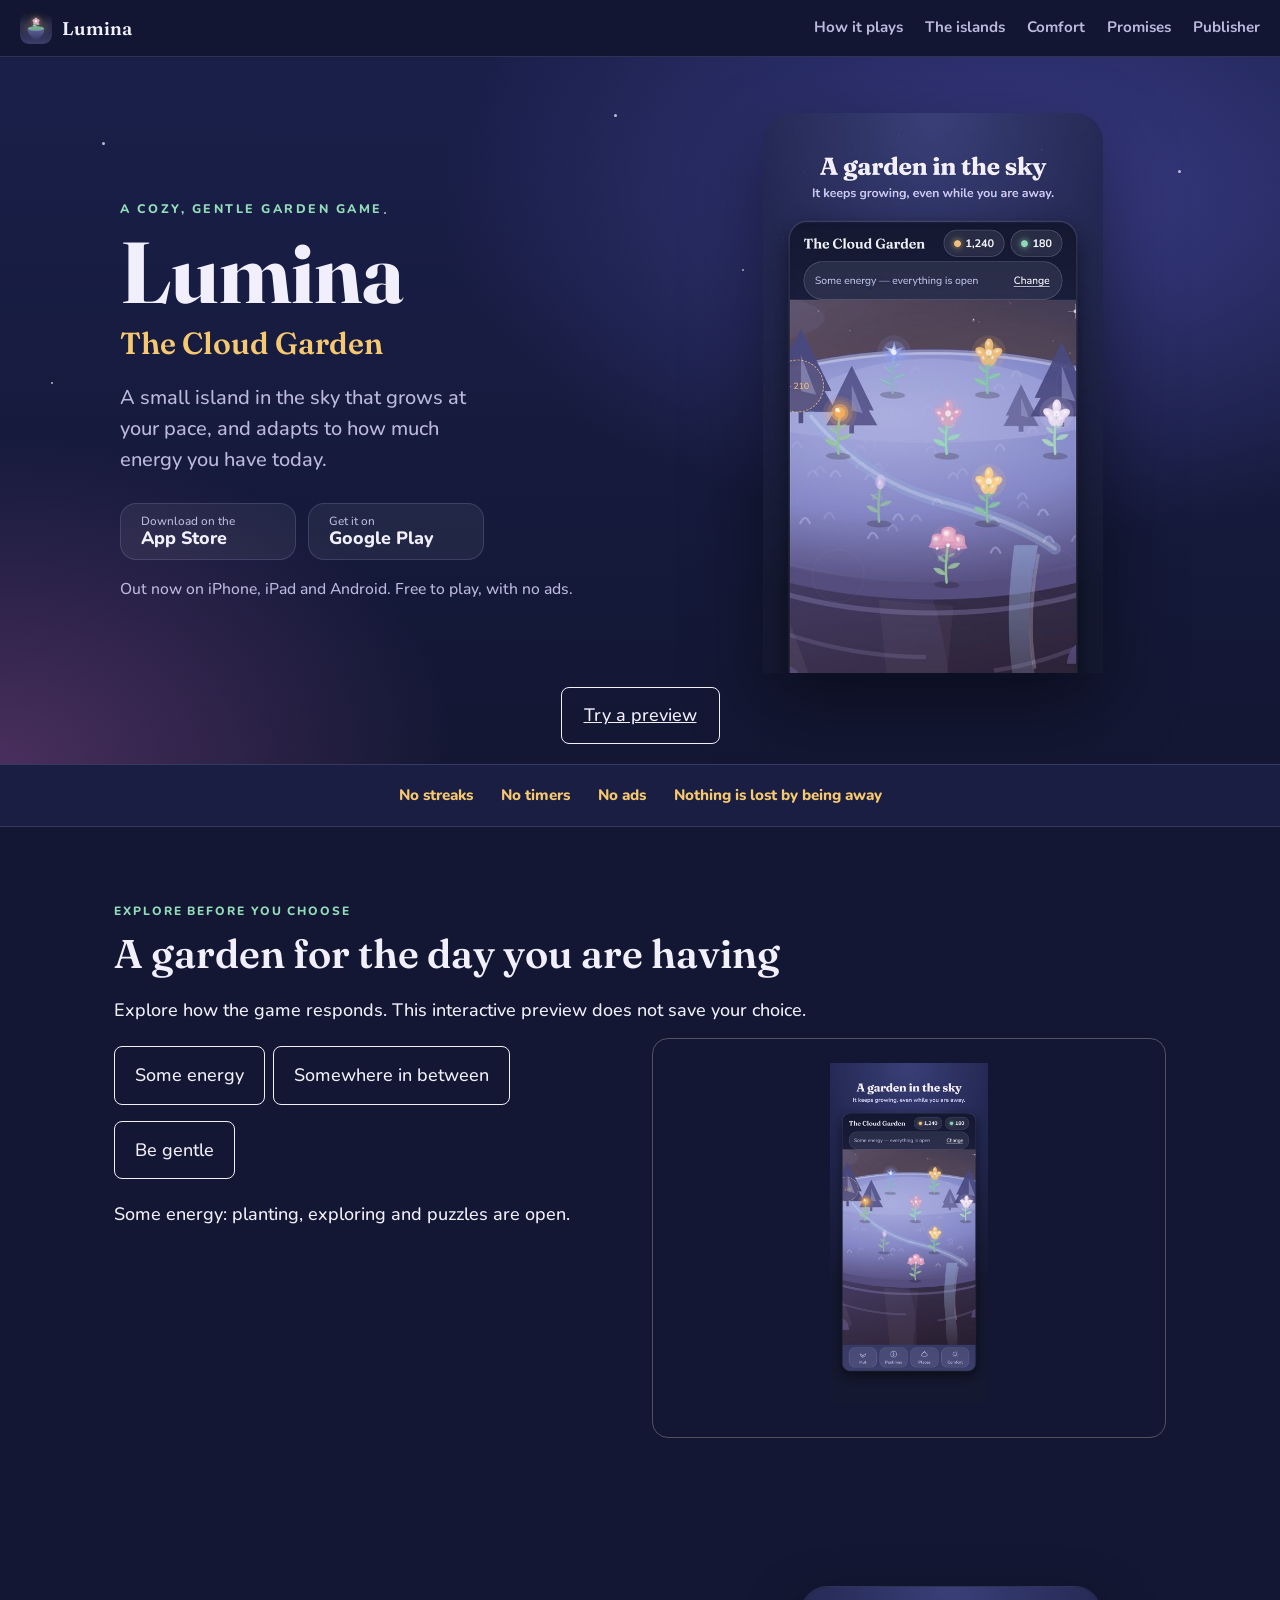
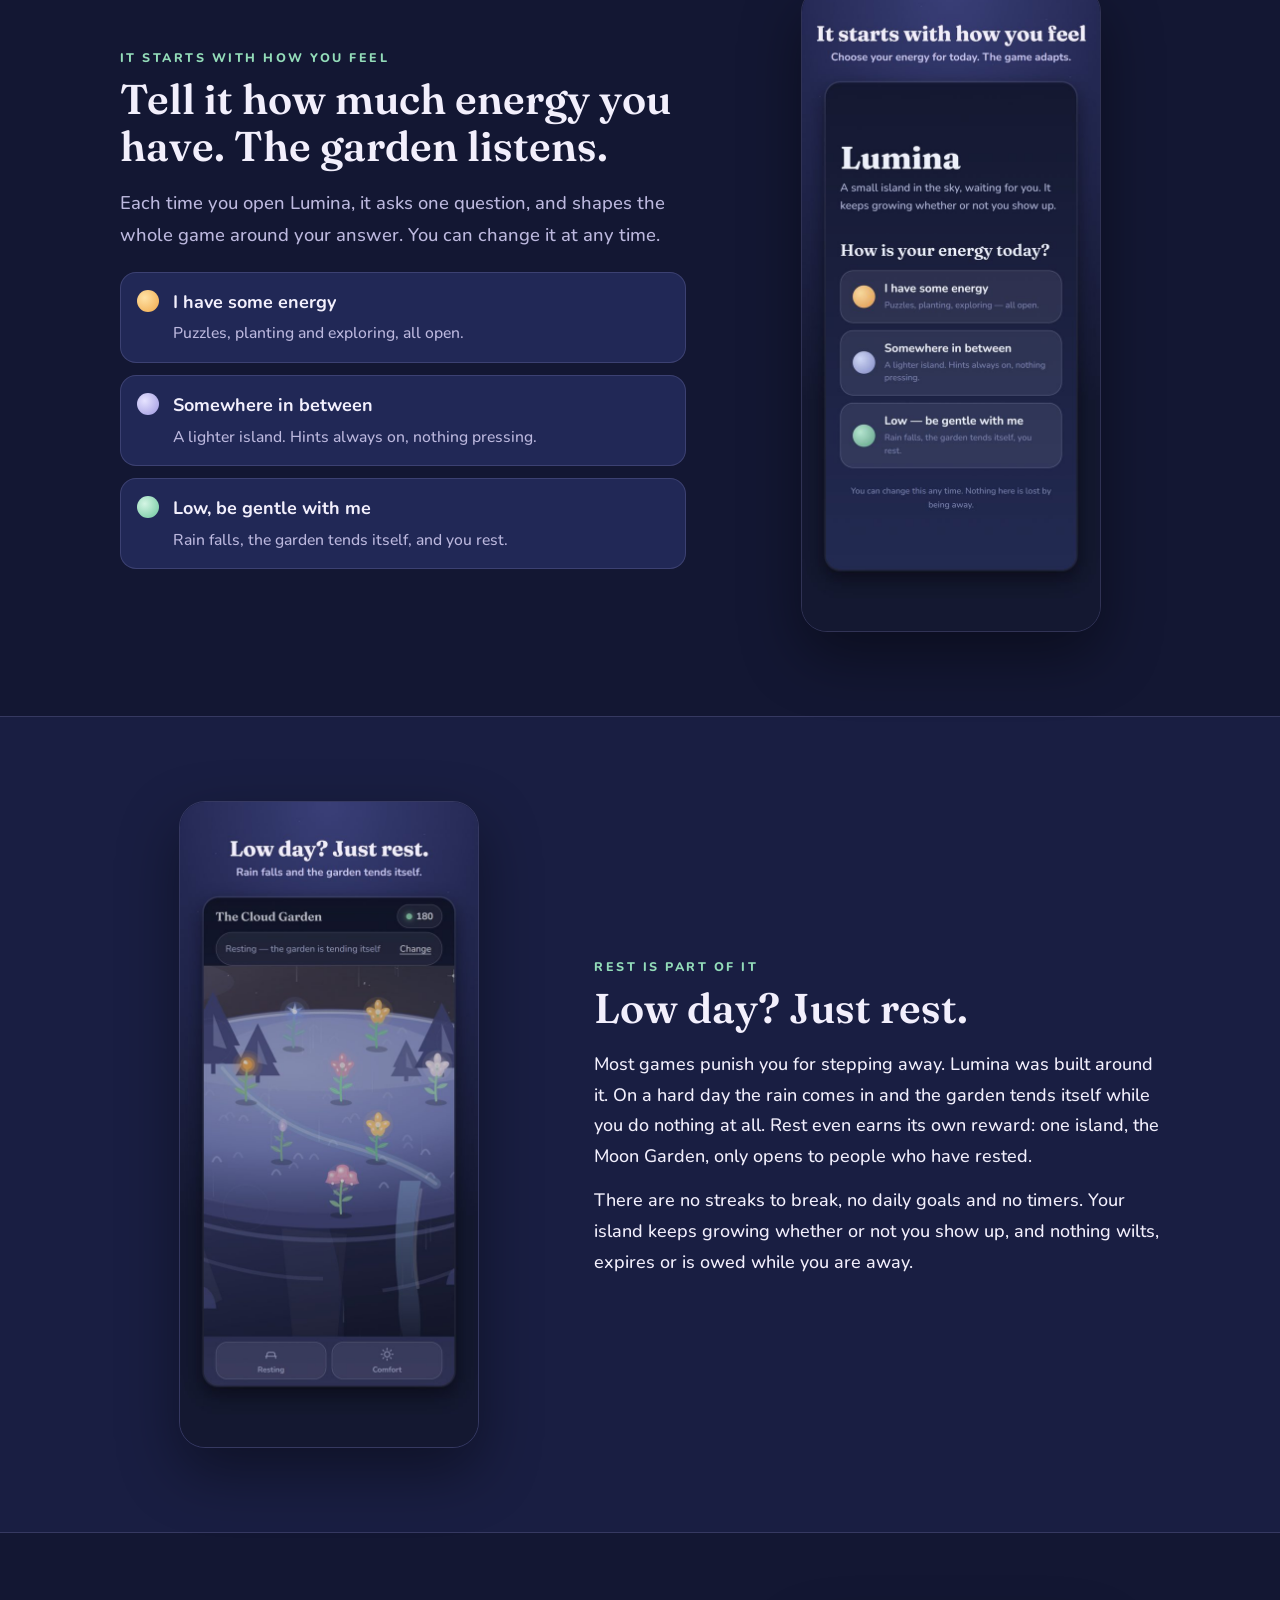
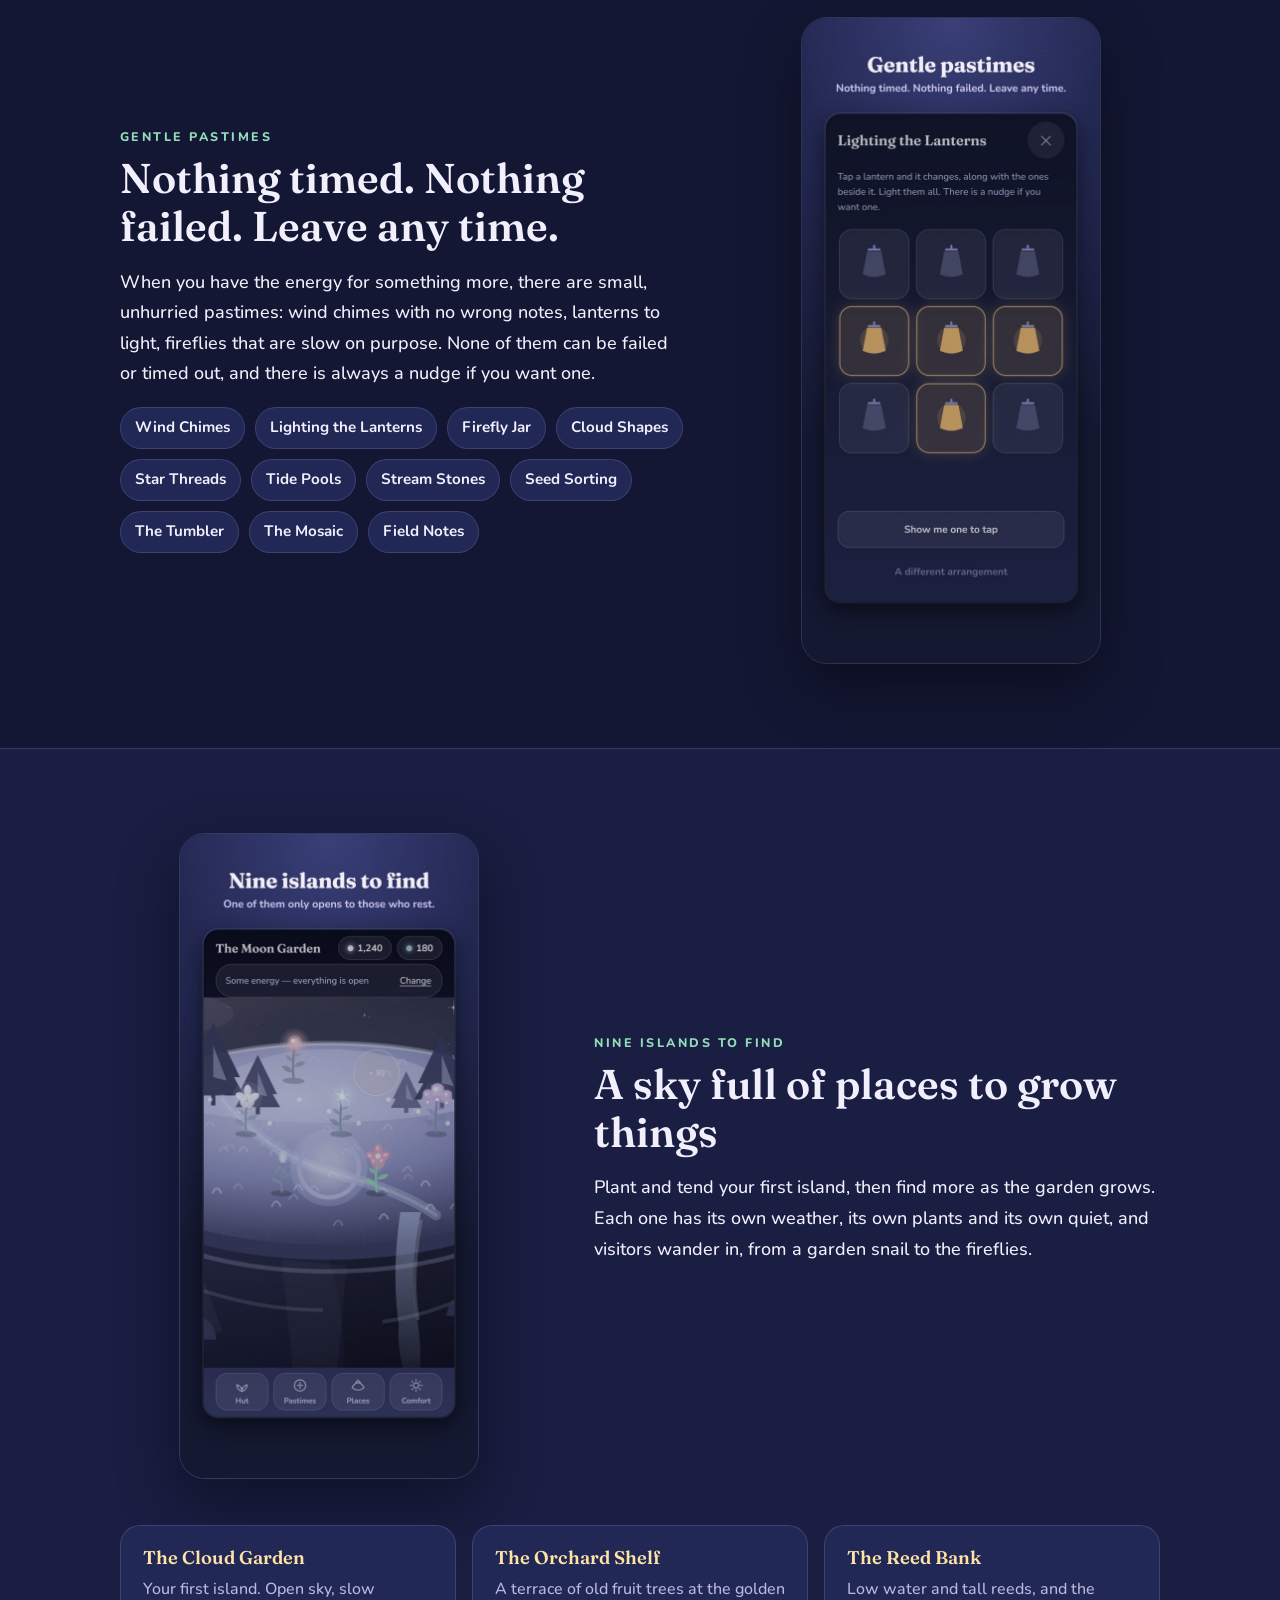
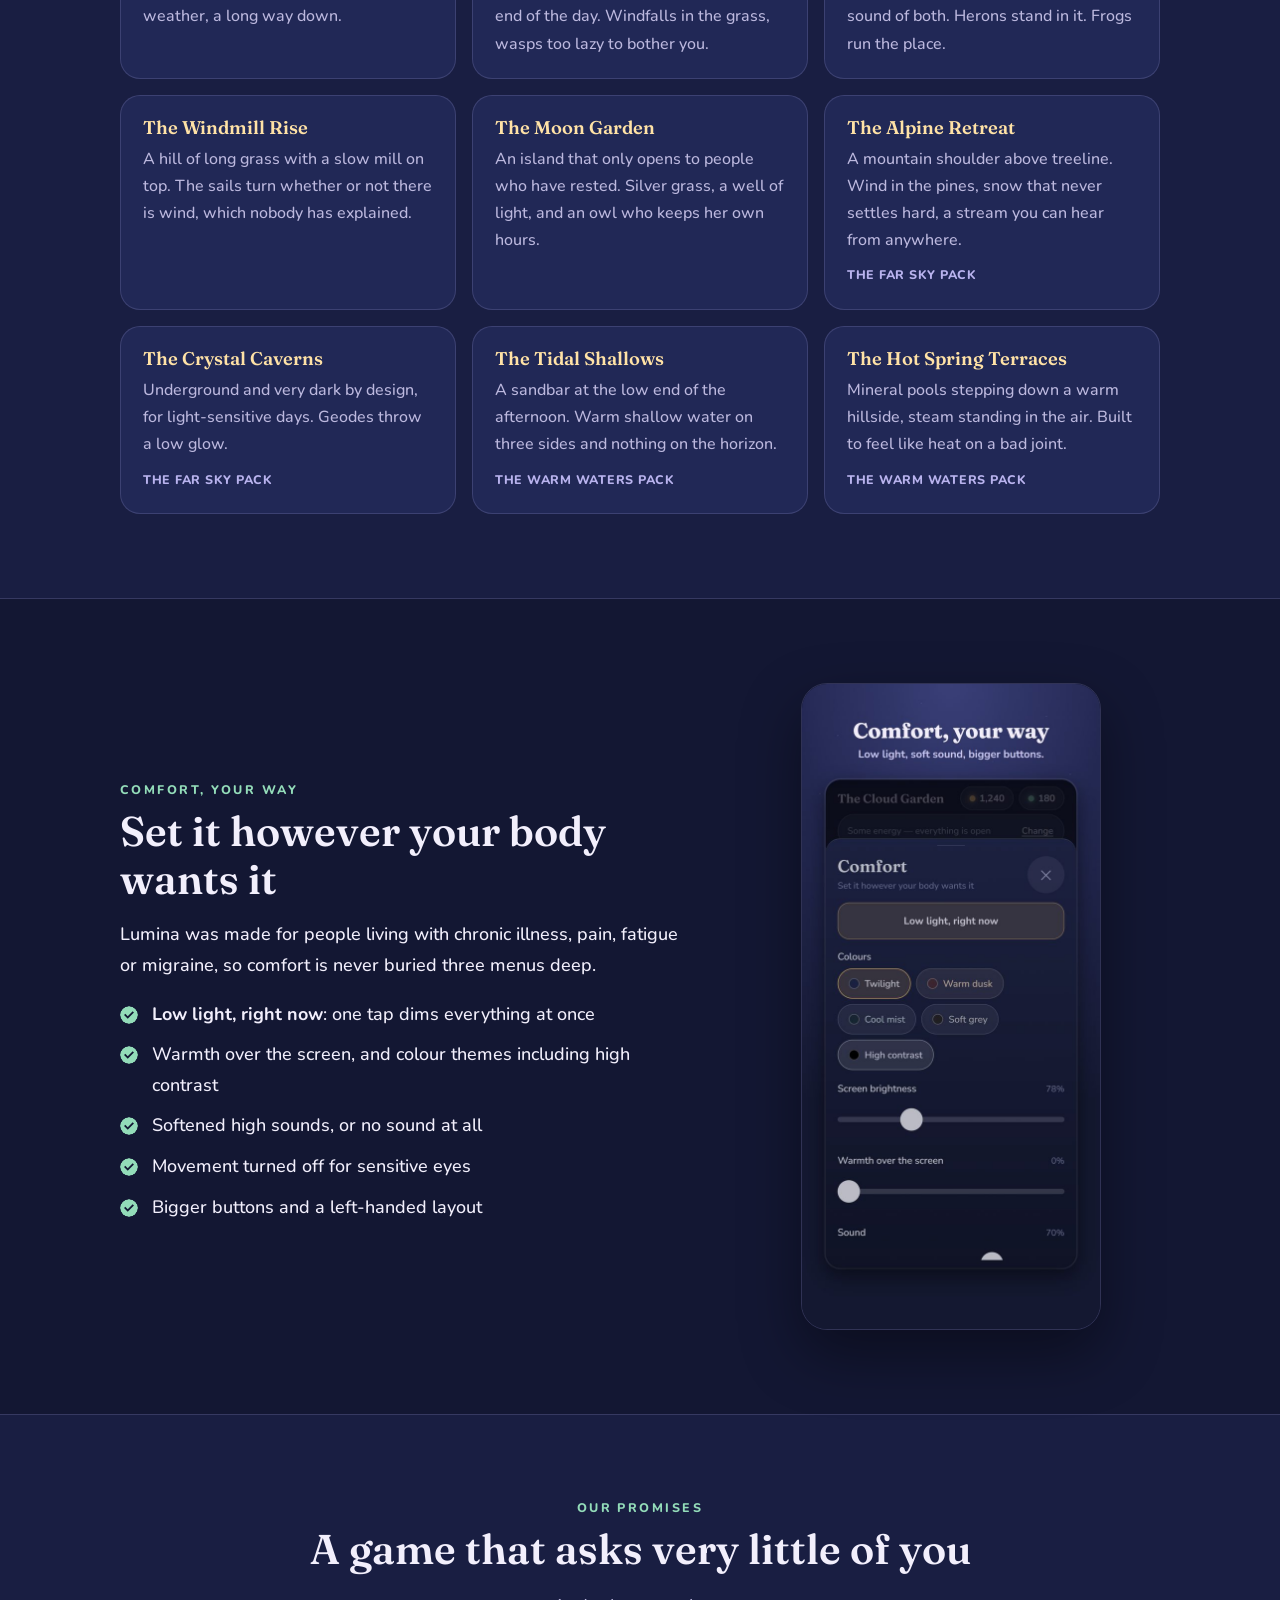
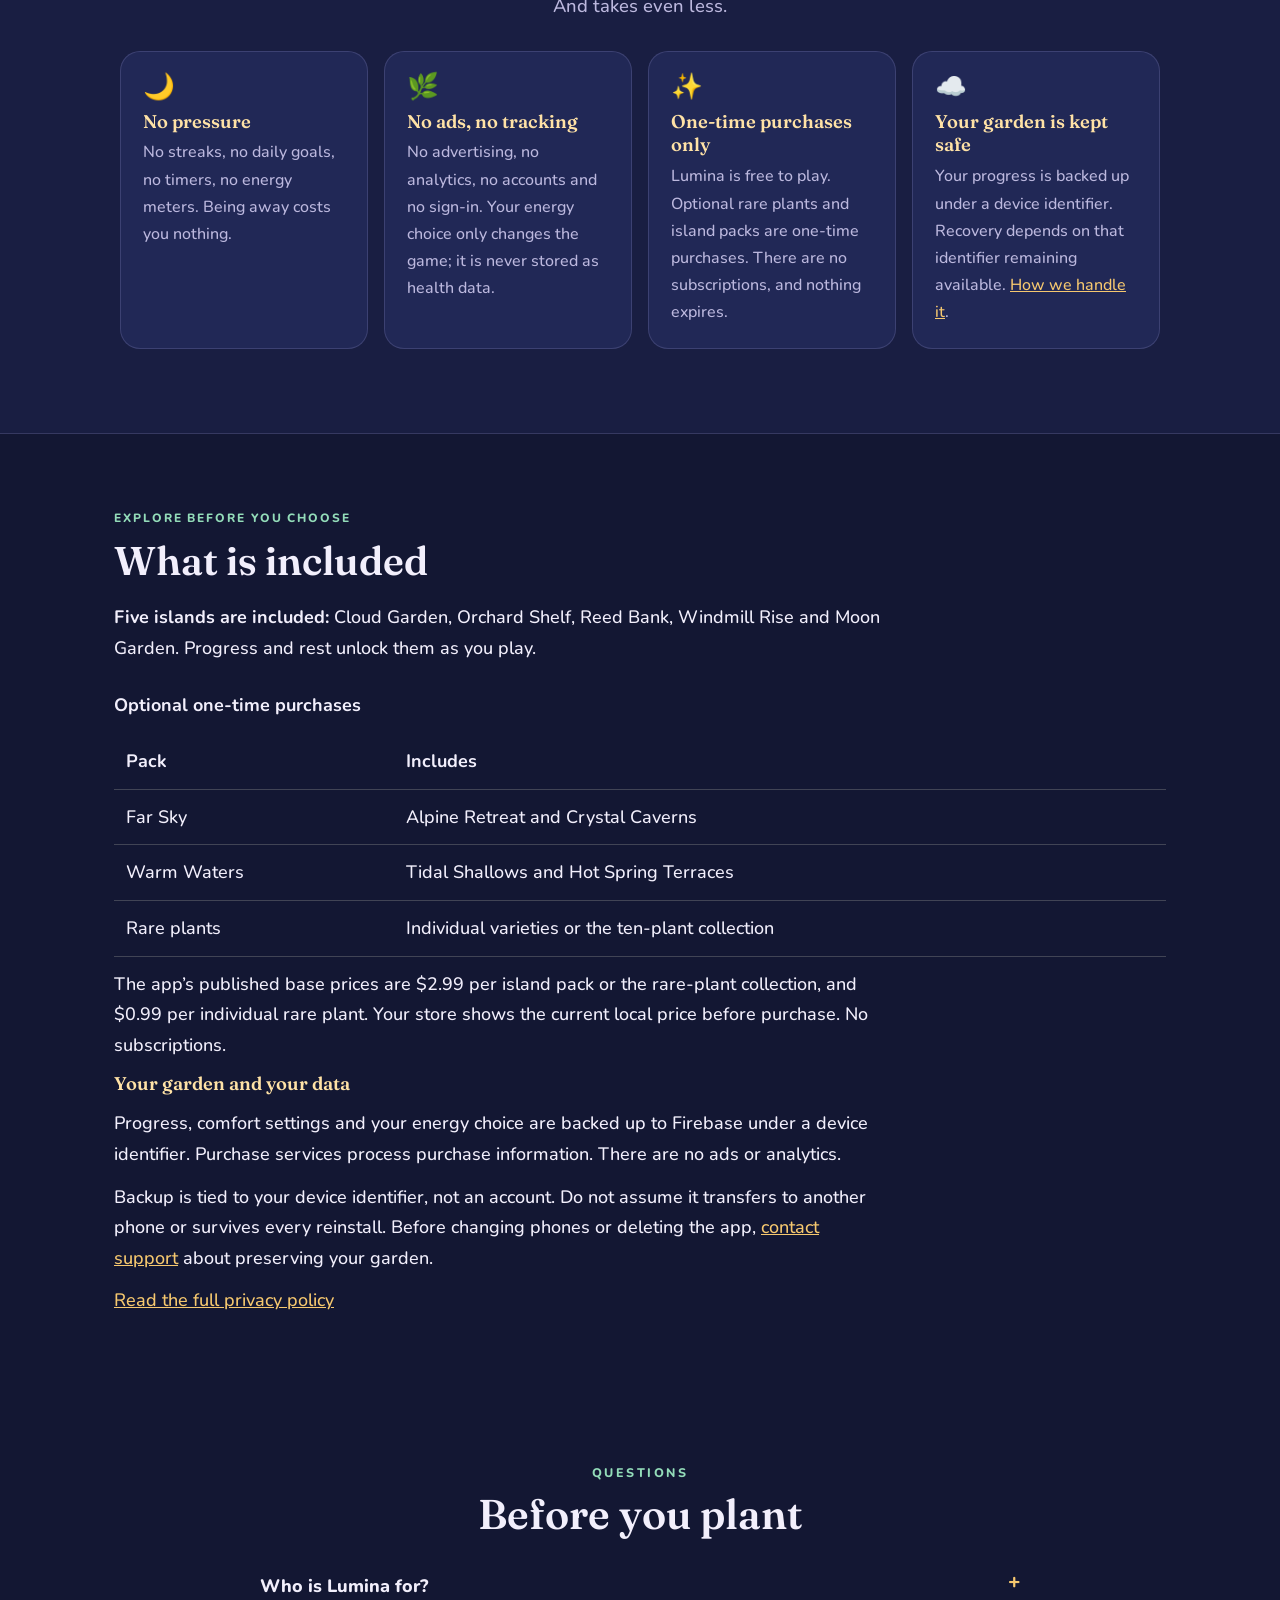
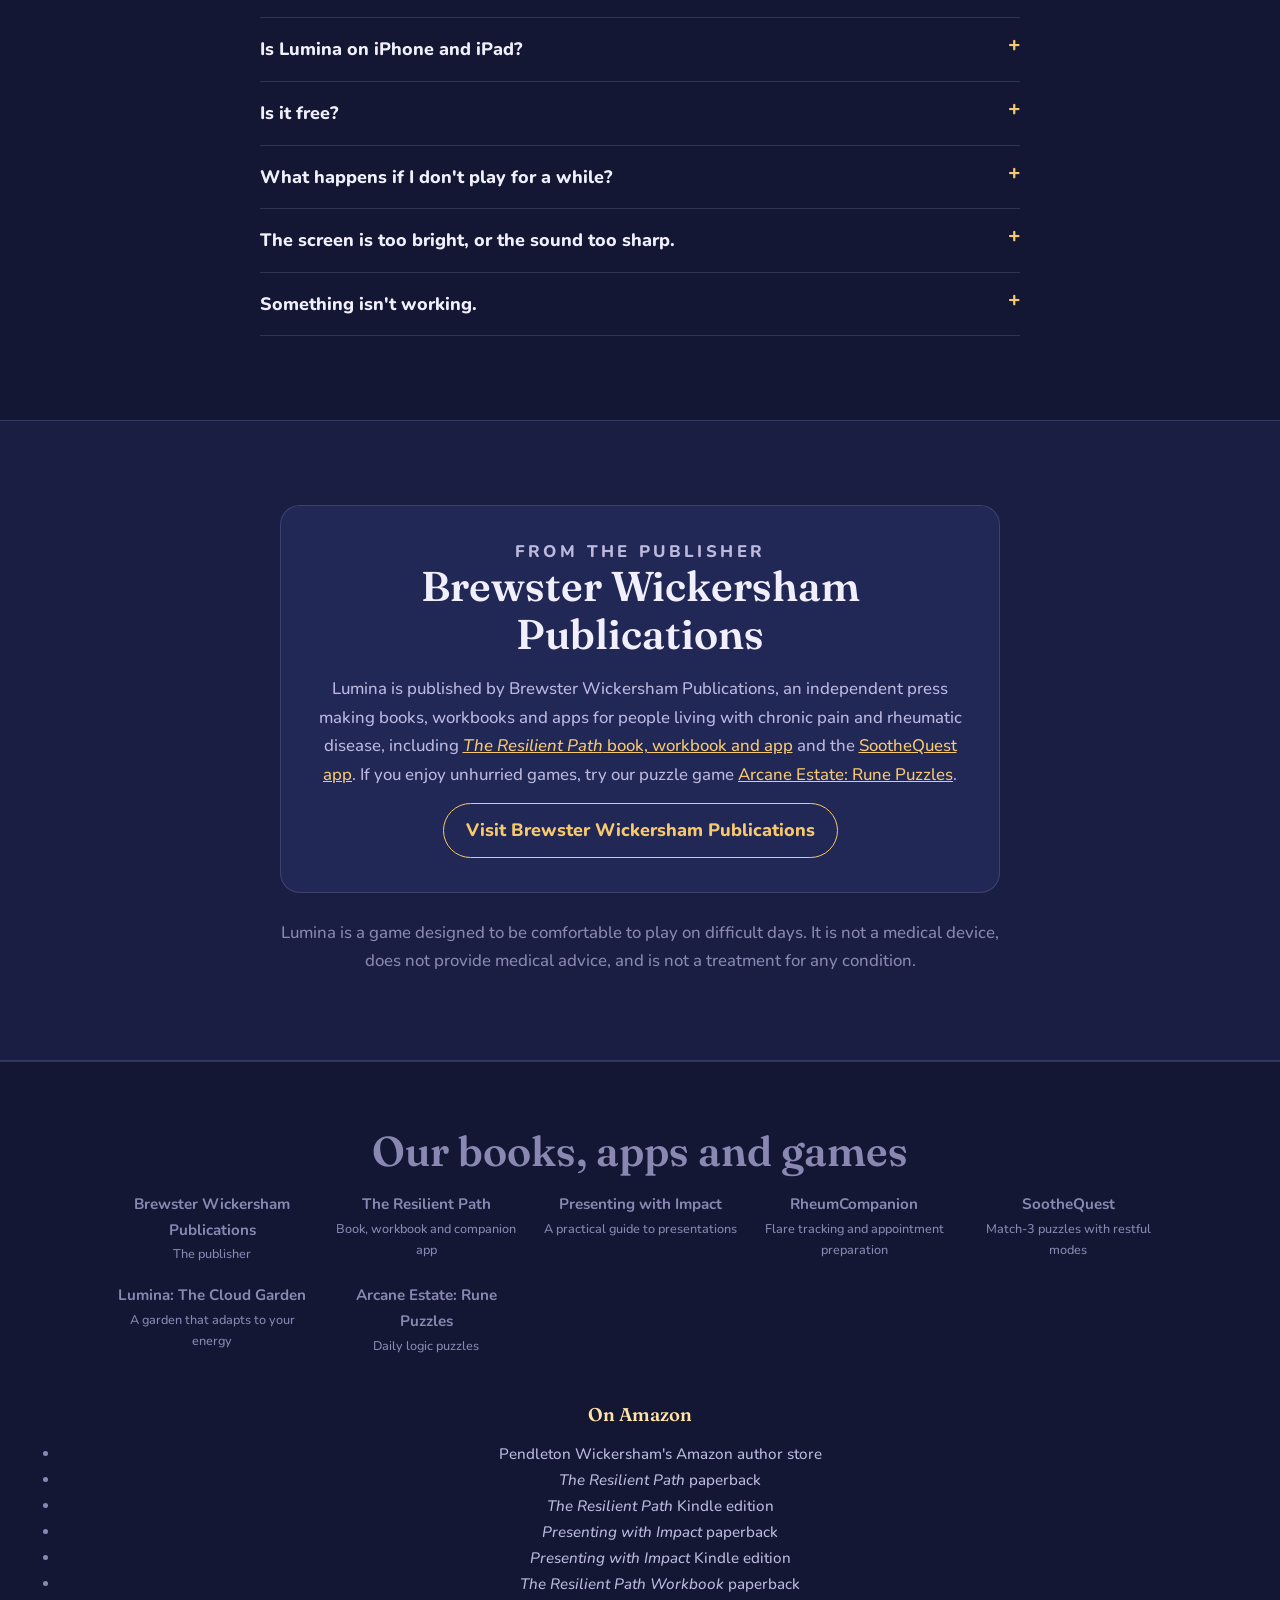
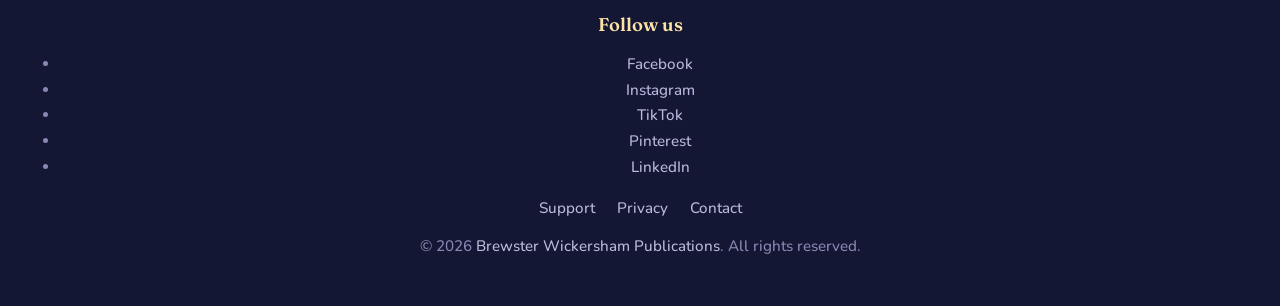
<file: index.html>
<!DOCTYPE html>

<html lang="en">
<head>
<meta charset="utf-8"/>
<meta content="width=device-width, initial-scale=1" name="viewport"/>
<title>Lumina: The Cloud Garden — a cozy, relaxing garden game</title>
<meta content="A cozy, relaxing garden game for iPhone, iPad and Android that adapts to your energy each day. No streaks, no timers, no ads. Made for people living with chronic illness." name="description"/>
<link href="https://www.luminacloudgarden.com/" rel="canonical"/>
<meta content="index, follow, max-image-preview:large" name="robots"/>
<meta content="website" property="og:type"/>
<meta content="Lumina: The Cloud Garden" property="og:site_name"/>
<meta content="en_US" property="og:locale"/>
<meta content="Lumina: The Cloud Garden — a cozy, relaxing garden game" property="og:title"/>
<meta content="A gentle sky garden that adapts to your energy. No streaks, no timers, no ads, and nothing is lost by being away." property="og:description"/>
<meta content="https://www.luminacloudgarden.com/" property="og:url"/>
<meta content="https://www.luminacloudgarden.com/images/og-image.jpg" property="og:image"/>
<meta content="image/jpeg" property="og:image:type"/>
<meta content="1200" property="og:image:width"/>
<meta content="630" property="og:image:height"/>
<meta content="Lumina: The Cloud Garden, a cozy, gentle garden game. Two screens from the game: choosing today's energy, and the floating sky garden." property="og:image:alt"/>
<meta content="summary_large_image" name="twitter:card"/>
<meta content="Lumina: The Cloud Garden — a cozy, relaxing garden game" name="twitter:title"/>
<meta content="A gentle sky garden that adapts to your energy. No streaks, no timers, no ads, and nothing is lost by being away." name="twitter:description"/>
<meta content="https://www.luminacloudgarden.com/images/og-image.jpg" name="twitter:image"/>
<meta content="Lumina: The Cloud Garden, a cozy, gentle garden game. Two screens from the game: choosing today's energy, and the floating sky garden." name="twitter:image:alt"/>
<meta content="#131733" name="theme-color"/>
<link href="favicon.ico" rel="icon" sizes="any"/>
<link href="favicon.png" rel="icon" sizes="64x64" type="image/png"/>
<link href="apple-touch-icon.png" rel="apple-touch-icon"/>
<link href="https://fonts.googleapis.com" rel="preconnect"/>
<link crossorigin="" href="https://fonts.gstatic.com" rel="preconnect"/>
<link href="https://fonts.googleapis.com/css2?family=Fraunces:opsz,wght@9..144,600;9..144,700&amp;family=Nunito:wght@500;700;800&amp;display=swap" rel="stylesheet"/>
<link href="site.css" rel="stylesheet"/>
<script type="application/ld+json">
{
  "@context": "https://schema.org",
  "@graph": [
    {
      "@type": ["VideoGame", "MobileApplication"],
      "@id": "https://www.luminacloudgarden.com/#game",
      "name": "Lumina: The Cloud Garden",
      "alternateName": "Lumina",
      "description": "A cozy, gentle sky-garden game that adapts to how much energy you have each day. No streaks, no timers, no ads.",
      "applicationCategory": "GameApplication",
      "applicationSubCategory": "Casual",
      "genre": "Casual",
      "gamePlatform": ["iOS", "Android"],
      "operatingSystem": ["iOS", "Android"],
      "inLanguage": "en",
      "url": "https://www.luminacloudgarden.com/",
      "installUrl": "https://apps.apple.com/us/app/lumina-the-cloud-garden/id6814373682",
      "downloadUrl": "https://apps.apple.com/us/app/lumina-the-cloud-garden/id6814373682",
      "sameAs": ["https://apps.apple.com/us/app/lumina-the-cloud-garden/id6814373682", "https://play.google.com/store/apps/details?id=com.wickersham.lumina"],
      "image": "https://www.luminacloudgarden.com/images/banner.jpg",
      "screenshot": [
        "https://www.luminacloudgarden.com/images/shot-garden.jpg",
        "https://www.luminacloudgarden.com/images/shot-checkin.jpg",
        "https://www.luminacloudgarden.com/images/shot-resting.jpg",
        "https://www.luminacloudgarden.com/images/shot-lanterns.jpg",
        "https://www.luminacloudgarden.com/images/shot-moon.jpg",
        "https://www.luminacloudgarden.com/images/shot-comfort.jpg"
      ],
      "offers": { "@type": "Offer", "price": "0", "priceCurrency": "USD" },
      "publisher": { "@id": "https://brewsterwickershampublications.com/#organization" }
    },
    {
      "@type": "WebSite",
      "@id": "https://www.luminacloudgarden.com/#website",
      "name": "Lumina: The Cloud Garden",
      "url": "https://www.luminacloudgarden.com/",
      "inLanguage": "en",
      "about": { "@id": "https://www.luminacloudgarden.com/#game" },
      "publisher": { "@id": "https://brewsterwickershampublications.com/#organization" }
    },
    {
      "@type": "Organization",
      "@id": "https://brewsterwickershampublications.com/#organization",
      "name": "Brewster Wickersham Publications",
      "url": "https://brewsterwickershampublications.com/",
      "email": "info@brewsterwickershampublications.com"
    }
  ]
}
</script>
<link href="experience.css" rel="stylesheet"/>
</head>
<body>
<a class="skip-audit" href="#main">Skip to content</a>
<nav aria-label="Site" class="nav">
<a class="brand" href="./"><img alt="" height="32" src="favicon.png" width="32"/>Lumina</a>
<div class="links">
<a href="#energy">How it plays</a>
<a href="#islands">The islands</a>
<a href="#comfort">Comfort</a>
<a href="#promises">Promises</a>
<a class="keep" href="https://brewsterwickershampublications.com/" rel="noopener" target="_blank">Publisher</a>
</div>
</nav>
<main id="main"><header class="hero">
<div aria-hidden="true" class="stars">
<i style="top:12%;left:8%;width:3px;height:3px"></i>
<i style="top:22%;left:30%;width:2px;height:2px;animation-delay:-1.2s"></i>
<i style="top:8%;left:48%;width:3px;height:3px;animation-delay:-2.4s"></i>
<i style="top:30%;left:58%;width:2px;height:2px;animation-delay:-.6s"></i>
<i style="top:16%;left:92%;width:3px;height:3px;animation-delay:-3s"></i>
<i style="top:46%;left:4%;width:2px;height:2px;animation-delay:-1.8s"></i>
</div>
<div class="wrap">
<div class="hero-copy">
<p class="kicker">A cozy, gentle garden game</p>
<h1><span class="wordmark">Lumina</span> <span class="subtitle">The Cloud Garden</span></h1>
<p class="tagline">A small island in the sky that grows at your pace, and adapts to how much energy you have today.</p>
<div class="stores">
<a class="store-btn" href="https://apps.apple.com/us/app/lumina-the-cloud-garden/id6814373682" rel="noopener" target="_blank"><small>Download on the</small><b>App Store</b></a>
<a class="store-btn" href="https://play.google.com/store/apps/details?id=com.wickersham.lumina" rel="noopener" target="_blank"><small>Get it on</small><b>Google Play</b></a>
</div>
<p class="notify">Out now on iPhone, iPad and Android. Free to play, with no ads.</p>
</div>
<div class="hero-phone">
<img alt="Lumina's Cloud Garden: a floating island of glowing flowers under a night sky." fetchpriority="high" height="1298" src="images/shot-garden.jpg" width="600"/>
</div>
</div>
<a class="preview-link" href="#try-it">Try a preview</a></header>
<div class="strip">
<span>No streaks</span><span>No timers</span><span>No ads</span><span>Nothing is lost by being away</span>
</div>
<section class="experience" id="try-it"><p class="eyebrow">Explore before you choose</p><h2>A garden for the day you are having</h2><p>Explore how the game responds. This interactive preview does not save your choice.</p><div class="demo-grid"><div><button data-caption="Some energy: planting, exploring and puzzles are open." data-shot="images/shot-garden.jpg">Some energy</button><button data-caption="Somewhere in between: a lighter pace with hints always on." data-shot="images/shot-lanterns.jpg">Somewhere in between</button><button data-caption="Low energy: let the rain fall and the garden tend itself." data-shot="images/shot-resting.jpg">Be gentle</button><p id="shot-caption" role="status">Some energy: planting, exploring and puzzles are open.</p></div><div class="demo-panel"><img alt="Lumina garden preview" id="demo-shot" src="images/shot-garden.jpg"/></div></div></section>
<section id="energy">
<div class="wrap split">
<div>
<p class="eyebrow">It starts with how you feel</p>
<h2>Tell it how much energy you have. The garden listens.</h2>
<p class="lede" style="margin-bottom:0">Each time you open Lumina, it asks one question, and shapes the
        whole game around your answer. You can change it at any time.</p>
<div class="energy">
<div><span class="orb" style="background:radial-gradient(circle at 35% 35%,#ffe2a6,#f0a94a)"></span>
<p style="margin:0"><b>I have some energy</b><span>Puzzles, planting and exploring, all open.</span></p></div>
<div><span class="orb" style="background:radial-gradient(circle at 35% 35%,#e6e3ff,#9d97e0)"></span>
<p style="margin:0"><b>Somewhere in between</b><span>A lighter island. Hints always on, nothing pressing.</span></p></div>
<div><span class="orb" style="background:radial-gradient(circle at 35% 35%,#d4f5e4,#6cc69d)"></span>
<p style="margin:0"><b>Low, be gentle with me</b><span>Rain falls, the garden tends itself, and you rest.</span></p></div>
</div>
</div>
<div class="shot"><img alt="The opening screen asks: how is your energy today?" height="1298" loading="lazy" src="images/shot-checkin.jpg" width="600"/></div>
</div>
</section>
<section class="alt" id="rest">
<div class="wrap split flip">
<div class="shot"><img alt="The garden resting in the rain, tending itself." height="1298" loading="lazy" src="images/shot-resting.jpg" width="600"/></div>
<div>
<p class="eyebrow">Rest is part of it</p>
<h2>Low day? Just rest.</h2>
<p>Most games punish you for stepping away. Lumina was built around it. On a hard day the rain
        comes in and the garden tends itself while you do nothing at all. Rest even earns its own
        reward: one island, the Moon Garden, only opens to people who have rested.</p>
<p>There are no streaks to break, no daily goals and no timers. Your island keeps growing
        whether or not you show up, and nothing wilts, expires or is owed while you are away.</p>
</div>
</div>
</section>
<section id="pastimes">
<div class="wrap split">
<div>
<p class="eyebrow">Gentle pastimes</p>
<h2>Nothing timed. Nothing failed. Leave any time.</h2>
<p>When you have the energy for something more, there are small, unhurried pastimes: wind
        chimes with no wrong notes, lanterns to light, fireflies that are slow on purpose. None of
        them can be failed or timed out, and there is always a nudge if you want one.</p>
<ul aria-label="Pastimes" class="chips">
<li>Wind Chimes</li><li>Lighting the Lanterns</li><li>Firefly Jar</li><li>Cloud Shapes</li>
<li>Star Threads</li><li>Tide Pools</li><li>Stream Stones</li><li>Seed Sorting</li>
<li>The Tumbler</li><li>The Mosaic</li><li>Field Notes</li>
</ul>
</div>
<div class="shot"><img alt="Lighting the Lanterns, a calm tile puzzle." height="1298" loading="lazy" src="images/shot-lanterns.jpg" width="600"/></div>
</div>
</section>
<section class="alt" id="islands">
<div class="wrap">
<div class="split flip" style="margin-bottom:46px">
<div class="shot"><img alt="The Moon Garden, silver grass under a pale sky." height="1298" loading="lazy" src="images/shot-moon.jpg" width="600"/></div>
<div>
<p class="eyebrow">Nine islands to find</p>
<h2>A sky full of places to grow things</h2>
<p>Plant and tend your first island, then find more as the garden grows. Each one has its
          own weather, its own plants and its own quiet, and visitors wander in, from a garden snail
          to the fireflies.</p>
</div>
</div>
<div class="islands">
<div class="island"><h3>The Cloud Garden</h3><p>Your first island. Open sky, slow weather, a long way down.</p></div>
<div class="island"><h3>The Orchard Shelf</h3><p>A terrace of old fruit trees at the golden end of the day. Windfalls in the grass, wasps too lazy to bother you.</p></div>
<div class="island"><h3>The Reed Bank</h3><p>Low water and tall reeds, and the sound of both. Herons stand in it. Frogs run the place.</p></div>
<div class="island"><h3>The Windmill Rise</h3><p>A hill of long grass with a slow mill on top. The sails turn whether or not there is wind, which nobody has explained.</p></div>
<div class="island"><h3>The Moon Garden</h3><p>An island that only opens to people who have rested. Silver grass, a well of light, and an owl who keeps her own hours.</p></div>
<div class="island"><h3>The Alpine Retreat</h3><p>A mountain shoulder above treeline. Wind in the pines, snow that never settles hard, a stream you can hear from anywhere.</p><span class="tag">THE FAR SKY PACK</span></div>
<div class="island"><h3>The Crystal Caverns</h3><p>Underground and very dark by design, for light-sensitive days. Geodes throw a low glow.</p><span class="tag">THE FAR SKY PACK</span></div>
<div class="island"><h3>The Tidal Shallows</h3><p>A sandbar at the low end of the afternoon. Warm shallow water on three sides and nothing on the horizon.</p><span class="tag">THE WARM WATERS PACK</span></div>
<div class="island"><h3>The Hot Spring Terraces</h3><p>Mineral pools stepping down a warm hillside, steam standing in the air. Built to feel like heat on a bad joint.</p><span class="tag">THE WARM WATERS PACK</span></div>
</div>
</div>
</section>
<section id="comfort">
<div class="wrap split">
<div>
<p class="eyebrow">Comfort, your way</p>
<h2>Set it however your body wants it</h2>
<p>Lumina was made for people living with chronic illness, pain, fatigue or migraine, so
        comfort is never buried three menus deep.</p>
<ul class="checks">
<li><b>Low light, right now</b>: one tap dims everything at once</li>
<li>Warmth over the screen, and colour themes including high contrast</li>
<li>Softened high sounds, or no sound at all</li>
<li>Movement turned off for sensitive eyes</li>
<li>Bigger buttons and a left-handed layout</li>
</ul>
</div>
<div class="shot"><img alt="The Comfort panel: low light, colour themes, brightness, warmth and sound." height="1298" loading="lazy" src="images/shot-comfort.jpg" width="600"/></div>
</div>
</section>
<section class="alt" id="promises">
<div class="wrap">
<div class="center"><p class="eyebrow">Our promises</p><h2>A game that asks very little of you</h2>
<p class="lede">And takes even less.</p></div>
<div class="promise">
<div class="card"><div aria-hidden="true" class="ic">🌙</div><h3>No pressure</h3>
<p>No streaks, no daily goals, no timers, no energy meters. Being away costs you nothing.</p></div>
<div class="card"><div aria-hidden="true" class="ic">🌿</div><h3>No ads, no tracking</h3>
<p>No advertising, no analytics, no accounts and no sign-in. Your energy choice only changes
          the game; it is never stored as health data.</p></div>
<div class="card"><div aria-hidden="true" class="ic">✨</div><h3>One-time purchases only</h3>
<p>Lumina is free to play. Optional rare plants and island packs are one-time purchases.
          There are no subscriptions, and nothing expires.</p></div>
<div class="card"><div aria-hidden="true" class="ic">☁️</div><h3>Your garden is kept safe</h3>
<p>Your progress is backed up under a device identifier. Recovery depends on that identifier remaining available. <a href="privacy.html">How we handle it</a>.</p></div>
</div>
</div>
</section>
<section class="experience" id="included"><p class="eyebrow">Explore before you choose</p><h2>What is included</h2><p><strong>Five islands are included:</strong> Cloud Garden, Orchard Shelf, Reed Bank, Windmill Rise and Moon Garden. Progress and rest unlock them as you play.</p><table class="comparison"><caption>Optional one-time purchases</caption><tr><th scope="col">Pack</th><th scope="col">Includes</th></tr><tr><td>Far Sky</td><td>Alpine Retreat and Crystal Caverns</td></tr><tr><td>Warm Waters</td><td>Tidal Shallows and Hot Spring Terraces</td></tr><tr><td>Rare plants</td><td>Individual varieties or the ten-plant collection</td></tr></table><p>The app’s published base prices are $2.99 per island pack or the rare-plant collection, and $0.99 per individual rare plant. Your store shows the current local price before purchase. No subscriptions.</p><h3>Your garden and your data</h3><p>Progress, comfort settings and your energy choice are backed up to Firebase under a device identifier. Purchase services process purchase information. There are no ads or analytics.</p><p>Backup is tied to your device identifier, not an account. Do not assume it transfers to another phone or survives every reinstall. Before changing phones or deleting the app, <a href="support.html">contact support</a> about preserving your garden.</p><a href="privacy.html">Read the full privacy policy</a></section>
<section id="faq">
<div class="wrap">
<div class="center"><p class="eyebrow">Questions</p><h2>Before you plant</h2></div>
<div class="faq">
<details><summary>Who is Lumina for?</summary>
<p>It was made for people living with chronic illness, pain, fatigue or migraine, and for
          anyone who wants a cozy, relaxing game that asks very little of them.</p></details>
<details><summary>Is Lumina on iPhone and iPad?</summary>
<p>Yes. Lumina is out now on the
          <a href="https://apps.apple.com/us/app/lumina-the-cloud-garden/id6814373682" rel="noopener" target="_blank">App Store</a>
          for iPhone and iPad, and on Android through
          <a href="https://play.google.com/store/apps/details?id=com.wickersham.lumina" rel="noopener" target="_blank">Google Play</a>.</p></details>
<details><summary>Is it free?</summary>
<p>Yes. The whole game is free to play. Rare plant varieties and two island packs are
          optional one-time purchases, and there are no subscriptions.</p></details>
<details><summary>What happens if I don't play for a while?</summary>
<p>Nothing bad. Nothing wilts and nothing is owed, and the garden keeps growing while you
          are away.</p></details>
<details><summary>The screen is too bright, or the sound too sharp.</summary>
<p>Open <i>Comfort</i>. <i>Low light, right now</i> dims everything at once, and you can warm
          the screen, soften high sounds, turn off movement and make buttons bigger.</p></details>
<details><summary>Something isn't working.</summary>
<p>See <a href="support.html">Support</a>, or write to
          <a href="mailto:info@brewsterwickershampublications.com">info@brewsterwickershampublications.com</a>.</p></details>
</div>
</div>
</section>
<section class="publisher alt">
<div class="wrap">
<div class="card">
<p class="eyebrow">From the publisher</p>
<h2>Brewster Wickersham Publications</h2>
<p>Lumina is published by Brewster Wickersham Publications, an independent press making books,
        workbooks and apps for people living with chronic pain and rheumatic disease, including
        <a href="https://theresilientpathbook.com/" rel="noopener" target="_blank"><i>The Resilient Path</i> book, workbook and app</a>
        and the <a href="https://www.soothequest.com/" rel="noopener" target="_blank">SootheQuest app</a>.
        If you enjoy unhurried games, try our puzzle game
        <a href="https://www.arcaneestategame.com/" rel="noopener" target="_blank">Arcane Estate: Rune Puzzles</a>.</p>
<a class="btn" href="https://brewsterwickershampublications.com/" rel="noopener" target="_blank">Visit Brewster Wickersham Publications</a>
</div>
<p class="disclaimer">Lumina is a game designed to be comfortable to play on difficult days. It is
      not a medical device, does not provide medical advice, and is not a treatment for any condition.</p>
</div>
</section>
</main><footer>
<section aria-label="All our websites" class="network-links"><h2>Our books, apps and games</h2><ul class="network-catalog"><li><a href="https://brewsterwickershampublications.com/">Brewster Wickersham Publications</a><small>The publisher</small></li><li><a href="https://theresilientpathbook.com/">The Resilient Path</a><small>Book, workbook and companion app</small></li><li><a href="https://presentingwithimpactbook.com/">Presenting with Impact</a><small>A practical guide to presentations</small></li><li><a href="https://www.rheumcompanion.com/">RheumCompanion</a><small>Flare tracking and appointment preparation</small></li><li><a href="https://www.soothequest.com/">SootheQuest</a><small>Match-3 puzzles with restful modes</small></li><li><a href="https://www.luminacloudgarden.com/">Lumina: The Cloud Garden</a><small>A garden that adapts to your energy</small></li><li><a href="https://www.arcaneestategame.com/">Arcane Estate: Rune Puzzles</a><small>Daily logic puzzles</small></li></ul></section>
<div>
<h3>On Amazon</h3>
<ul>
<li><a href="https://www.amazon.com/stores/author/B004TYIEZQ" rel="noopener" target="_blank">Pendleton Wickersham's Amazon author store</a></li>
<li><a href="https://www.amazon.com/dp/B0HJ1NMXLL" rel="noopener" target="_blank"><i>The Resilient Path</i> paperback</a></li>
<li><a href="https://www.amazon.com/dp/B0HHKKSR3D" rel="noopener" target="_blank"><i>The Resilient Path</i> Kindle edition</a></li>
<li><a href="https://www.amazon.com/dp/B0HQ2JQ6SQ" rel="noopener" target="_blank"><i>Presenting with Impact</i> paperback</a></li>
<li><a href="https://www.amazon.com/dp/B0HQ1P6CZH" rel="noopener" target="_blank"><i>Presenting with Impact</i> Kindle edition</a></li>
<li><a href="https://www.amazon.com/dp/B0HHLCSVBJ" rel="noopener" target="_blank"><i>The Resilient Path Workbook</i> paperback</a></li>
</ul>
</div>
<div>
<h3>Follow us</h3>
<ul>
<li><a href="https://www.facebook.com/WeareBrewsterWickershamPublications/" rel="noopener" target="_blank">Facebook</a></li>
<li><a href="https://www.instagram.com/brewsterwickershampublication/" rel="noopener" target="_blank">Instagram</a></li>
<li><a href="https://www.tiktok.com/@brewster.wickersh" rel="noopener" target="_blank">TikTok</a></li>
<li><a href="https://www.pinterest.com/brewsterwickershampublications/" rel="noopener" target="_blank">Pinterest</a></li>
<li><a href="https://www.linkedin.com/company/brewster-wickersham-publications/" rel="noopener" target="_blank">LinkedIn</a></li>
</ul>
</div>
<nav aria-label="Footer">
<a href="support.html">Support</a>
<a href="privacy.html">Privacy</a>
<a href="mailto:info@brewsterwickershampublications.com">Contact</a>
</nav>
  © 2026 <a href="https://brewsterwickershampublications.com/" rel="noopener" target="_blank">Brewster Wickersham Publications</a>. All rights reserved.
</footer>
<script defer="" src="demo.js"></script></body>
</html>
</file>
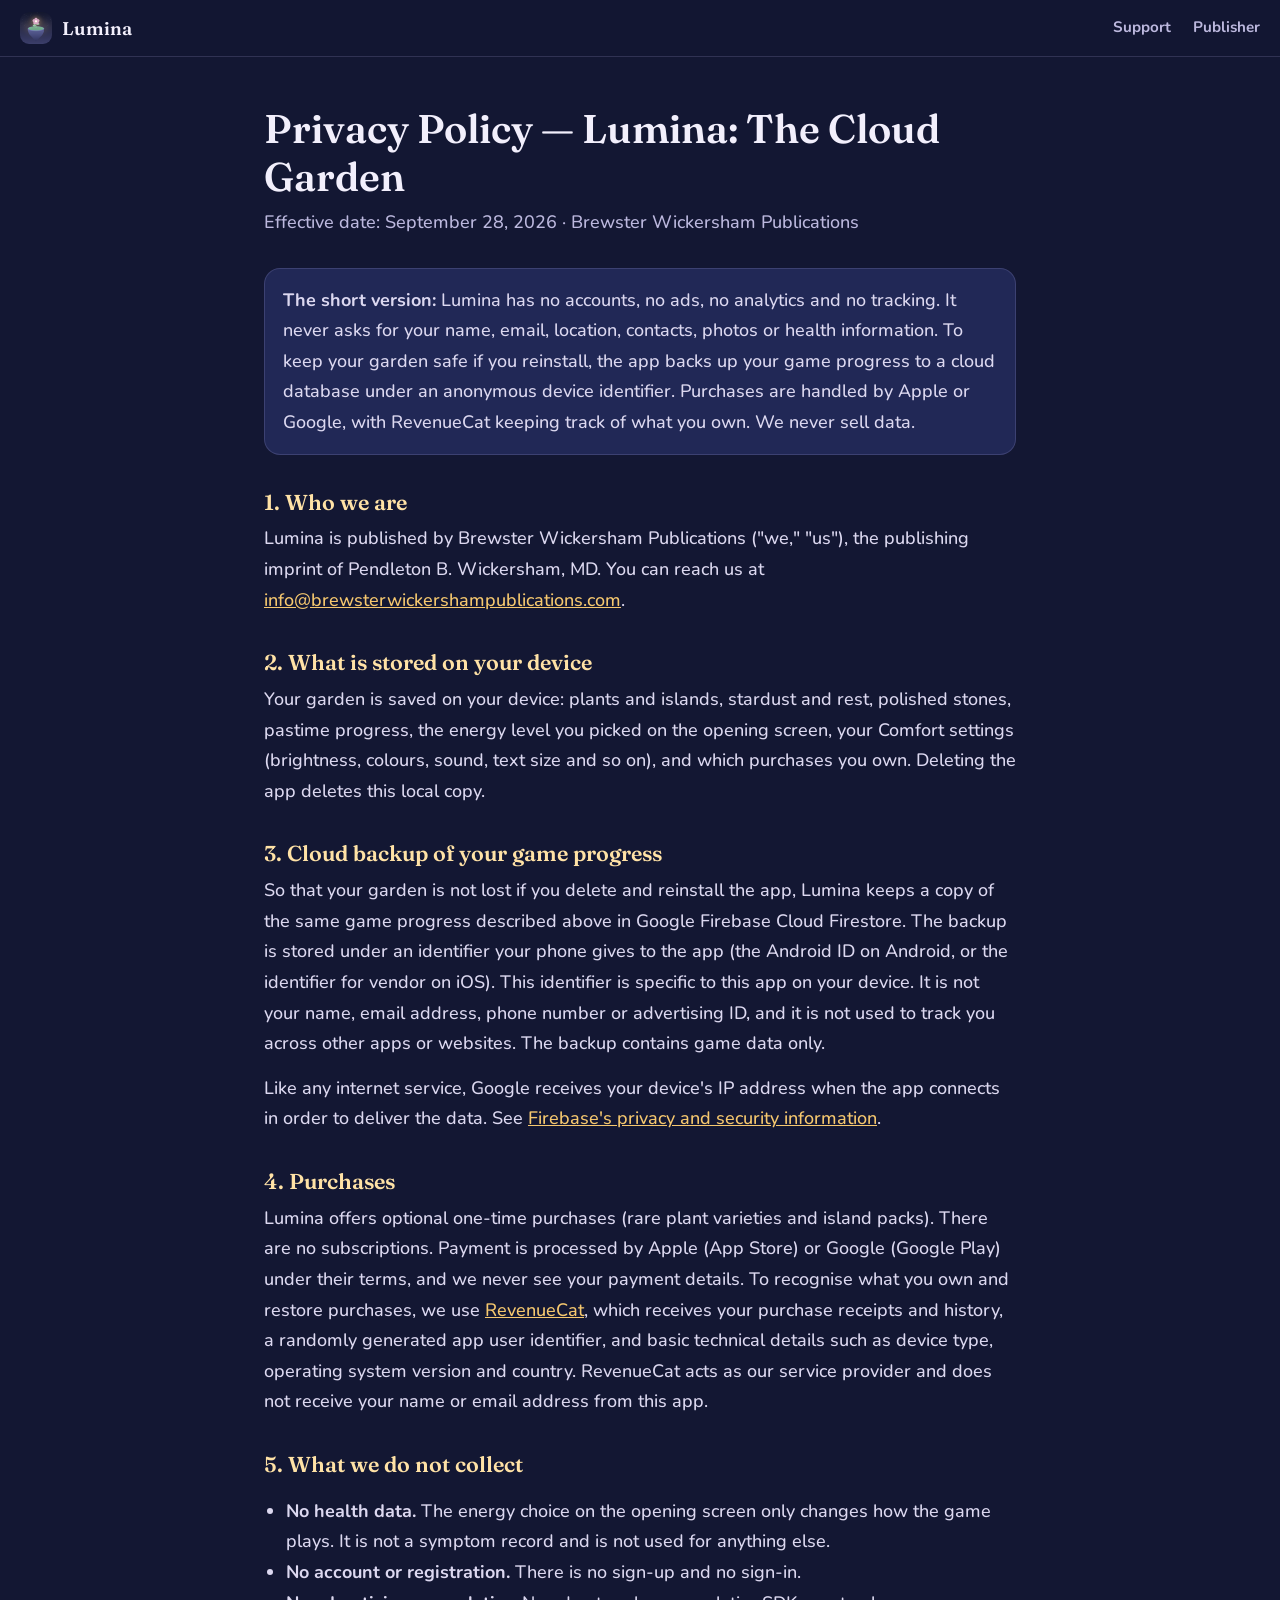
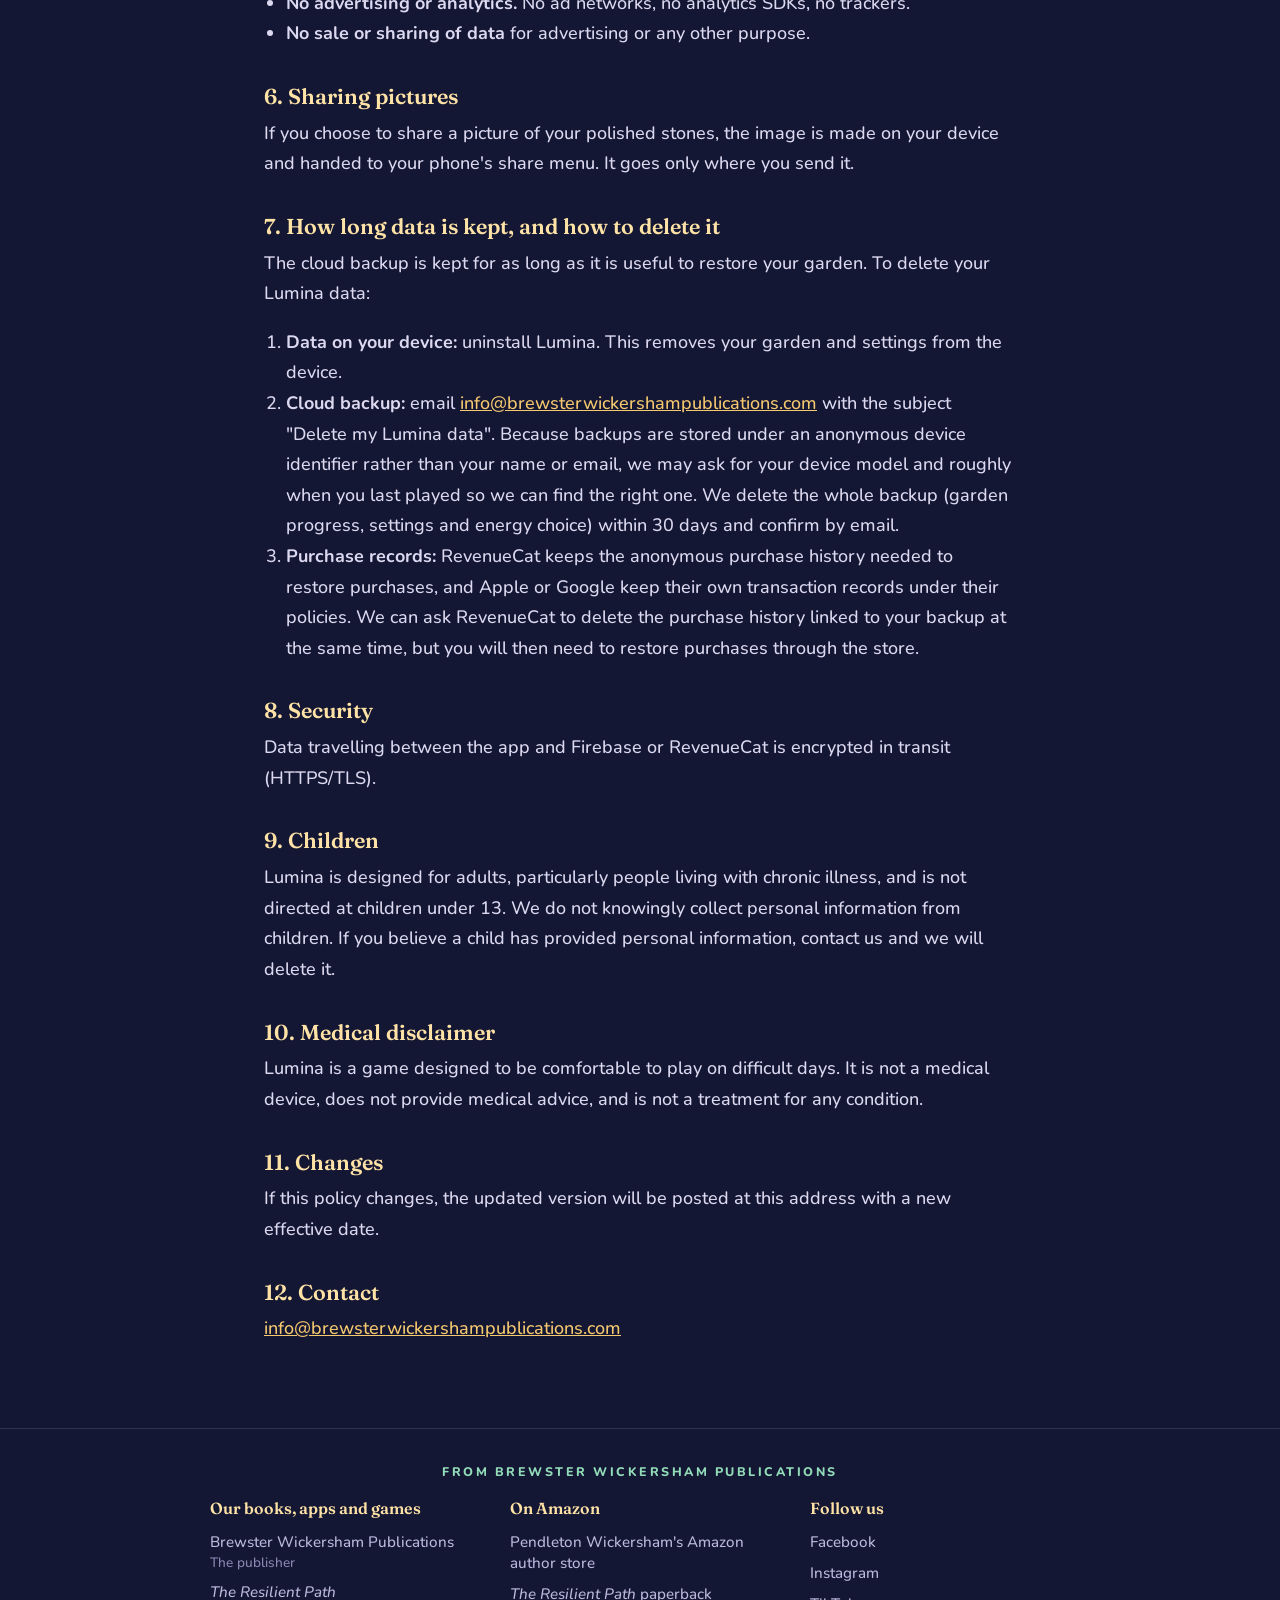
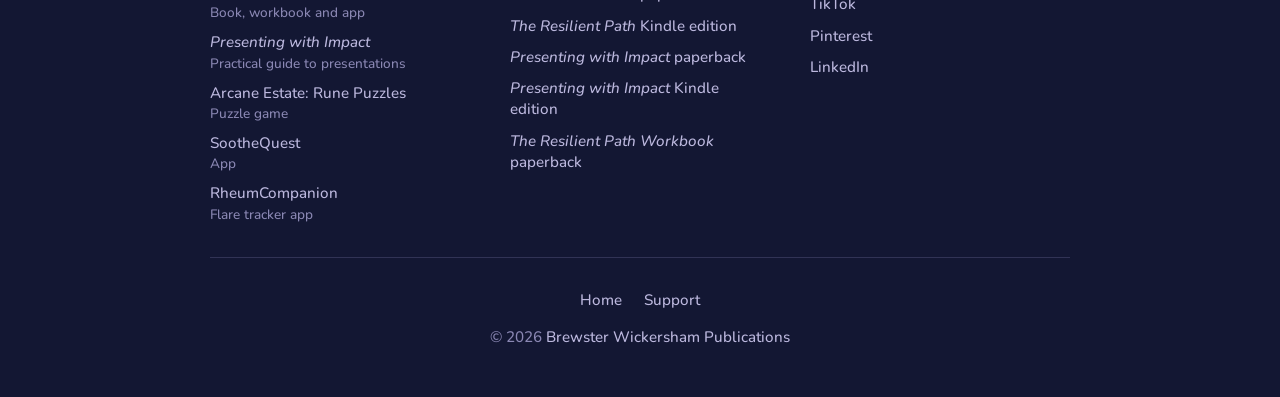
<file: privacy.html>
<!DOCTYPE html>
<html lang="en">
<head>
<meta charset="utf-8">
<meta name="viewport" content="width=device-width, initial-scale=1">
<title>Privacy Policy — Lumina: The Cloud Garden, no ads or tracking</title>
<meta name="description" content="Lumina: The Cloud Garden privacy policy. No accounts, ads, analytics or tracking: just an anonymous backup of game progress, with purchases via Apple or Google.">
<link rel="canonical" href="https://www.luminacloudgarden.com/privacy.html">
<meta property="og:type" content="website">
<meta property="og:site_name" content="Lumina: The Cloud Garden">
<meta property="og:locale" content="en_US">
<meta property="og:title" content="Privacy Policy — Lumina: The Cloud Garden, no ads or tracking">
<meta property="og:description" content="Lumina: The Cloud Garden privacy policy. No accounts, ads, analytics or tracking: just an anonymous backup of game progress, with purchases via Apple or Google.">
<meta property="og:url" content="https://www.luminacloudgarden.com/privacy.html">
<meta property="og:image" content="https://www.luminacloudgarden.com/images/og-image.jpg">
<meta property="og:image:type" content="image/jpeg">
<meta property="og:image:width" content="1200">
<meta property="og:image:height" content="630">
<meta property="og:image:alt" content="Lumina: The Cloud Garden, a cozy, gentle garden game. Two screens from the game: choosing today's energy, and the floating sky garden.">
<meta name="twitter:card" content="summary_large_image">
<meta name="twitter:title" content="Privacy Policy — Lumina: The Cloud Garden, no ads or tracking">
<meta name="twitter:description" content="Lumina: The Cloud Garden privacy policy. No accounts, ads, analytics or tracking: just an anonymous backup of game progress, with purchases via Apple or Google.">
<meta name="twitter:image" content="https://www.luminacloudgarden.com/images/og-image.jpg">
<meta name="twitter:image:alt" content="Lumina: The Cloud Garden, a cozy, gentle garden game. Two screens from the game: choosing today's energy, and the floating sky garden.">
<meta name="theme-color" content="#131733">
<link rel="icon" href="favicon.ico" sizes="any">
<link rel="icon" href="favicon.png" type="image/png" sizes="64x64">
<link rel="apple-touch-icon" href="apple-touch-icon.png">
<link rel="preconnect" href="https://fonts.googleapis.com">
<link rel="preconnect" href="https://fonts.gstatic.com" crossorigin>
<link href="https://fonts.googleapis.com/css2?family=Fraunces:opsz,wght@9..144,600;9..144,700&family=Nunito:wght@500;700;800&display=swap" rel="stylesheet">
<link rel="stylesheet" href="site.css">
</head>
<body>
<nav class="nav" aria-label="Site">
  <a class="brand" href="./"><img src="favicon.png" alt="" width="32" height="32">Lumina</a>
  <div class="links">
    <a class="keep" href="support.html">Support</a>
    <a class="keep" href="https://brewsterwickershampublications.com/" target="_blank" rel="noopener">Publisher</a>
  </div>
</nav>

<main class="doc">
<h1>Privacy Policy — Lumina: The Cloud Garden</h1>
<div class="sub">Effective date: September 28, 2026 · Brewster Wickersham Publications</div>

<p class="tldr"><b>The short version:</b> Lumina has no accounts, no ads, no analytics and
no tracking. It never asks for your name, email, location, contacts, photos or health
information. To keep your garden safe if you reinstall, the app backs up your game progress
to a cloud database under an anonymous device identifier. Purchases are handled by Apple or
Google, with RevenueCat keeping track of what you own. We never sell data.</p>

<h2>1. Who we are</h2>
<p>Lumina is published by Brewster Wickersham Publications ("we," "us"), the publishing
imprint of Pendleton B. Wickersham, MD. You can reach us at
<a href="mailto:info@brewsterwickershampublications.com">info@brewsterwickershampublications.com</a>.</p>

<h2>2. What is stored on your device</h2>
<p>Your garden is saved on your device: plants and islands, stardust and rest, polished
stones, pastime progress, the energy level you picked on the opening screen, your Comfort
settings (brightness, colours, sound, text size and so on), and which purchases you own.
Deleting the app deletes this local copy.</p>

<h2>3. Cloud backup of your game progress</h2>
<p>So that your garden is not lost if you delete and reinstall the app, Lumina keeps a copy
of the same game progress described above in Google Firebase Cloud Firestore. The backup is
stored under an identifier your phone gives to the app (the Android ID on Android, or the
identifier for vendor on iOS). This identifier is specific to this app on your device. It is
not your name, email address, phone number or advertising ID, and it is not used to track
you across other apps or websites. The backup contains game data only.</p>
<p>Like any internet service, Google receives your device's IP address when the app connects
in order to deliver the data. See <a href="https://firebase.google.com/support/privacy" target="_blank" rel="noopener">Firebase's
privacy and security information</a>.</p>

<h2>4. Purchases</h2>
<p>Lumina offers optional one-time purchases (rare plant varieties and island packs). There
are no subscriptions. Payment is processed by Apple (App Store) or Google (Google Play) under
their terms, and we never see your payment details. To recognise what you own and restore
purchases, we use <a href="https://www.revenuecat.com/privacy" target="_blank" rel="noopener">RevenueCat</a>, which receives
your purchase receipts and history, a randomly generated app user identifier, and basic
technical details such as device type, operating system version and country. RevenueCat acts
as our service provider and does not receive your name or email address from this app.</p>

<h2>5. What we do not collect</h2>
<ul>
  <li><b>No health data.</b> The energy choice on the opening screen only changes how the
    game plays. It is not a symptom record and is not used for anything else.</li>
  <li><b>No account or registration.</b> There is no sign-up and no sign-in.</li>
  <li><b>No advertising or analytics.</b> No ad networks, no analytics SDKs, no trackers.</li>
  <li><b>No sale or sharing of data</b> for advertising or any other purpose.</li>
</ul>

<h2>6. Sharing pictures</h2>
<p>If you choose to share a picture of your polished stones, the image is made on your device
and handed to your phone's share menu. It goes only where you send it.</p>

<h2 id="delete">7. How long data is kept, and how to delete it</h2>
<p>The cloud backup is kept for as long as it is useful to restore your garden. To delete
your Lumina data:</p>
<ol>
  <li><b>Data on your device:</b> uninstall Lumina. This removes your garden and settings
    from the device.</li>
  <li><b>Cloud backup:</b> email
    <a href="mailto:info@brewsterwickershampublications.com?subject=Delete%20my%20Lumina%20data">info@brewsterwickershampublications.com</a>
    with the subject "Delete my Lumina data". Because backups are stored under an anonymous
    device identifier rather than your name or email, we may ask for your device model and
    roughly when you last played so we can find the right one. We delete the whole backup
    (garden progress, settings and energy choice) within 30 days and confirm by email.</li>
  <li><b>Purchase records:</b> RevenueCat keeps the anonymous purchase history needed to
    restore purchases, and Apple or Google keep their own transaction records under their
    policies. We can ask RevenueCat to delete the purchase history linked to your backup at
    the same time, but you will then need to restore purchases through the store.</li>
</ol>

<h2>8. Security</h2>
<p>Data travelling between the app and Firebase or RevenueCat is encrypted in transit
(HTTPS/TLS).</p>

<h2>9. Children</h2>
<p>Lumina is designed for adults, particularly people living with chronic illness, and is not
directed at children under 13. We do not knowingly collect personal information from
children. If you believe a child has provided personal information, contact us and we will
delete it.</p>

<h2>10. Medical disclaimer</h2>
<p>Lumina is a game designed to be comfortable to play on difficult days. It is not a medical
device, does not provide medical advice, and is not a treatment for any condition.</p>

<h2>11. Changes</h2>
<p>If this policy changes, the updated version will be posted at this address with a new
effective date.</p>

<h2>12. Contact</h2>
<p><a href="mailto:info@brewsterwickershampublications.com">info@brewsterwickershampublications.com</a></p>
</main>

<footer>
  <div class="network">
    <h2>From Brewster Wickersham Publications</h2>
    <div class="network-cols">
      <div>
        <h3>Our books, apps and games</h3>
        <ul>
          <li><a href="https://brewsterwickershampublications.com/" target="_blank" rel="noopener">Brewster Wickersham Publications</a><span>The publisher</span></li>
          <li><a href="https://theresilientpathbook.com/" target="_blank" rel="noopener"><i>The Resilient Path</i></a><span>Book, workbook and app</span></li>
          <li><a href="https://presentingwithimpactbook.com/" target="_blank" rel="noopener"><i>Presenting with Impact</i></a><span>Practical guide to presentations</span></li>
          <li><a href="https://www.arcaneestategame.com/" target="_blank" rel="noopener">Arcane Estate: Rune Puzzles</a><span>Puzzle game</span></li>
          <li><a href="https://www.soothequest.com/" target="_blank" rel="noopener">SootheQuest</a><span>App</span></li>
          <li><a href="https://www.rheumcompanion.com/" target="_blank" rel="noopener">RheumCompanion</a><span>Flare tracker app</span></li>
        </ul>
      </div>
      <div>
        <h3>On Amazon</h3>
        <ul>
          <li><a href="https://www.amazon.com/stores/author/B004TYIEZQ" target="_blank" rel="noopener">Pendleton Wickersham's Amazon author store</a></li>
          <li><a href="https://www.amazon.com/dp/B0HJ1NMXLL" target="_blank" rel="noopener"><i>The Resilient Path</i> paperback</a></li>
          <li><a href="https://www.amazon.com/dp/B0HHKKSR3D" target="_blank" rel="noopener"><i>The Resilient Path</i> Kindle edition</a></li>
          <li><a href="https://www.amazon.com/dp/B0HQ2JQ6SQ" target="_blank" rel="noopener"><i>Presenting with Impact</i> paperback</a></li>
          <li><a href="https://www.amazon.com/dp/B0HQ1P6CZH" target="_blank" rel="noopener"><i>Presenting with Impact</i> Kindle edition</a></li>
          <li><a href="https://www.amazon.com/dp/B0HHLCSVBJ" target="_blank" rel="noopener"><i>The Resilient Path Workbook</i> paperback</a></li>
        </ul>
      </div>
      <div>
        <h3>Follow us</h3>
        <ul>
          <li><a href="https://www.facebook.com/WeareBrewsterWickershamPublications/" target="_blank" rel="noopener">Facebook</a></li>
          <li><a href="https://www.instagram.com/brewsterwickershampublication/" target="_blank" rel="noopener">Instagram</a></li>
          <li><a href="https://www.tiktok.com/@brewster.wickersh" target="_blank" rel="noopener">TikTok</a></li>
          <li><a href="https://www.pinterest.com/brewsterwickershampublications/" target="_blank" rel="noopener">Pinterest</a></li>
          <li><a href="https://www.linkedin.com/company/brewster-wickersham-publications/" target="_blank" rel="noopener">LinkedIn</a></li>
        </ul>
      </div>
    </div>
  </div>
  <nav aria-label="Footer">
    <a href="./">Home</a>
    <a href="support.html">Support</a>
  </nav>
  &copy; 2026 <a href="https://brewsterwickershampublications.com/" target="_blank" rel="noopener">Brewster Wickersham Publications</a>
</footer>
</body>
</html>
</file>
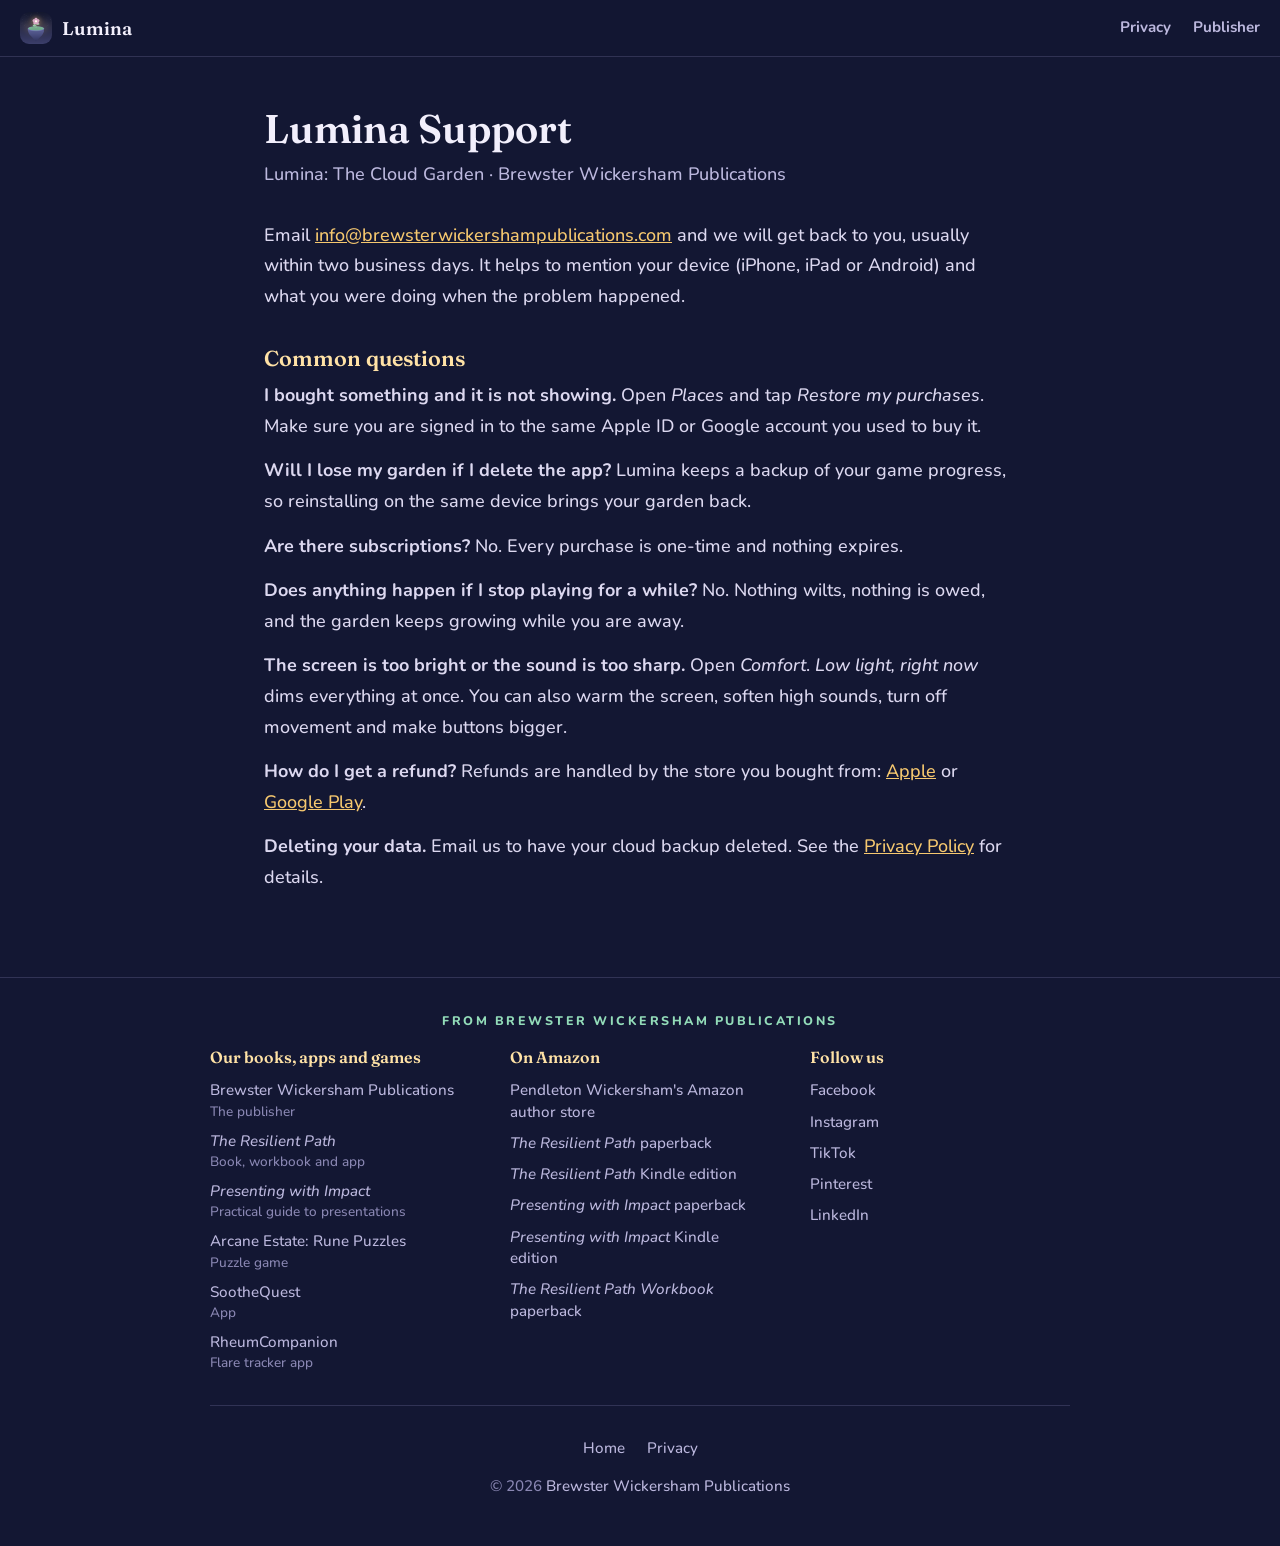
<file: support.html>
<!DOCTYPE html>
<html lang="en">
<head>
<meta charset="utf-8">
<meta name="viewport" content="width=device-width, initial-scale=1">
<title>Lumina: The Cloud Garden support — help &amp; common questions</title>
<meta name="description" content="Get help with Lumina: The Cloud Garden. Restore purchases, recover your garden backup, adjust comfort settings, request a refund or delete your data. Email us.">
<link rel="canonical" href="https://www.luminacloudgarden.com/support.html">
<meta property="og:type" content="website">
<meta property="og:site_name" content="Lumina: The Cloud Garden">
<meta property="og:locale" content="en_US">
<meta property="og:title" content="Lumina: The Cloud Garden support — help &amp; common questions">
<meta property="og:description" content="Get help with Lumina: The Cloud Garden. Restore purchases, recover your garden backup, adjust comfort settings, request a refund or delete your data. Email us.">
<meta property="og:url" content="https://www.luminacloudgarden.com/support.html">
<meta property="og:image" content="https://www.luminacloudgarden.com/images/og-image.jpg">
<meta property="og:image:type" content="image/jpeg">
<meta property="og:image:width" content="1200">
<meta property="og:image:height" content="630">
<meta property="og:image:alt" content="Lumina: The Cloud Garden, a cozy, gentle garden game. Two screens from the game: choosing today's energy, and the floating sky garden.">
<meta name="twitter:card" content="summary_large_image">
<meta name="twitter:title" content="Lumina: The Cloud Garden support — help &amp; common questions">
<meta name="twitter:description" content="Get help with Lumina: The Cloud Garden. Restore purchases, recover your garden backup, adjust comfort settings, request a refund or delete your data. Email us.">
<meta name="twitter:image" content="https://www.luminacloudgarden.com/images/og-image.jpg">
<meta name="twitter:image:alt" content="Lumina: The Cloud Garden, a cozy, gentle garden game. Two screens from the game: choosing today's energy, and the floating sky garden.">
<meta name="theme-color" content="#131733">
<link rel="icon" href="favicon.ico" sizes="any">
<link rel="icon" href="favicon.png" type="image/png" sizes="64x64">
<link rel="apple-touch-icon" href="apple-touch-icon.png">
<link rel="preconnect" href="https://fonts.googleapis.com">
<link rel="preconnect" href="https://fonts.gstatic.com" crossorigin>
<link href="https://fonts.googleapis.com/css2?family=Fraunces:opsz,wght@9..144,600;9..144,700&family=Nunito:wght@500;700;800&display=swap" rel="stylesheet">
<link rel="stylesheet" href="site.css">
</head>
<body>
<nav class="nav" aria-label="Site">
  <a class="brand" href="./"><img src="favicon.png" alt="" width="32" height="32">Lumina</a>
  <div class="links">
    <a class="keep" href="privacy.html">Privacy</a>
    <a class="keep" href="https://brewsterwickershampublications.com/" target="_blank" rel="noopener">Publisher</a>
  </div>
</nav>

<main class="doc">
<h1>Lumina Support</h1>
<div class="sub">Lumina: The Cloud Garden · Brewster Wickersham Publications</div>
<p>Email <a href="mailto:info@brewsterwickershampublications.com">info@brewsterwickershampublications.com</a>
and we will get back to you, usually within two business days. It helps to mention your
device (iPhone, iPad or Android) and what you were doing when the problem happened.</p>

<h2>Common questions</h2>
<p><b>I bought something and it is not showing.</b> Open <i>Places</i> and tap
<i>Restore my purchases</i>. Make sure you are signed in to the same Apple ID or Google
account you used to buy it.</p>
<p><b>Will I lose my garden if I delete the app?</b> Lumina keeps a backup of your game
progress, so reinstalling on the same device brings your garden back.</p>
<p><b>Are there subscriptions?</b> No. Every purchase is one-time and nothing expires.</p>
<p><b>Does anything happen if I stop playing for a while?</b> No. Nothing wilts, nothing is
owed, and the garden keeps growing while you are away.</p>
<p><b>The screen is too bright or the sound is too sharp.</b> Open <i>Comfort</i>. <i>Low
light, right now</i> dims everything at once. You can also warm the screen, soften high
sounds, turn off movement and make buttons bigger.</p>
<p><b>How do I get a refund?</b> Refunds are handled by the store you bought from:
<a href="https://reportaproblem.apple.com" target="_blank" rel="noopener">Apple</a> or
<a href="https://support.google.com/googleplay/answer/2479637" target="_blank" rel="noopener">Google Play</a>.</p>
<p><b>Deleting your data.</b> Email us to have your cloud backup deleted. See the
<a href="privacy.html">Privacy Policy</a> for details.</p>
</main>

<footer>
  <div class="network">
    <h2>From Brewster Wickersham Publications</h2>
    <div class="network-cols">
      <div>
        <h3>Our books, apps and games</h3>
        <ul>
          <li><a href="https://brewsterwickershampublications.com/" target="_blank" rel="noopener">Brewster Wickersham Publications</a><span>The publisher</span></li>
          <li><a href="https://theresilientpathbook.com/" target="_blank" rel="noopener"><i>The Resilient Path</i></a><span>Book, workbook and app</span></li>
          <li><a href="https://presentingwithimpactbook.com/" target="_blank" rel="noopener"><i>Presenting with Impact</i></a><span>Practical guide to presentations</span></li>
          <li><a href="https://www.arcaneestategame.com/" target="_blank" rel="noopener">Arcane Estate: Rune Puzzles</a><span>Puzzle game</span></li>
          <li><a href="https://www.soothequest.com/" target="_blank" rel="noopener">SootheQuest</a><span>App</span></li>
          <li><a href="https://www.rheumcompanion.com/" target="_blank" rel="noopener">RheumCompanion</a><span>Flare tracker app</span></li>
        </ul>
      </div>
      <div>
        <h3>On Amazon</h3>
        <ul>
          <li><a href="https://www.amazon.com/stores/author/B004TYIEZQ" target="_blank" rel="noopener">Pendleton Wickersham's Amazon author store</a></li>
          <li><a href="https://www.amazon.com/dp/B0HJ1NMXLL" target="_blank" rel="noopener"><i>The Resilient Path</i> paperback</a></li>
          <li><a href="https://www.amazon.com/dp/B0HHKKSR3D" target="_blank" rel="noopener"><i>The Resilient Path</i> Kindle edition</a></li>
          <li><a href="https://www.amazon.com/dp/B0HQ2JQ6SQ" target="_blank" rel="noopener"><i>Presenting with Impact</i> paperback</a></li>
          <li><a href="https://www.amazon.com/dp/B0HQ1P6CZH" target="_blank" rel="noopener"><i>Presenting with Impact</i> Kindle edition</a></li>
          <li><a href="https://www.amazon.com/dp/B0HHLCSVBJ" target="_blank" rel="noopener"><i>The Resilient Path Workbook</i> paperback</a></li>
        </ul>
      </div>
      <div>
        <h3>Follow us</h3>
        <ul>
          <li><a href="https://www.facebook.com/WeareBrewsterWickershamPublications/" target="_blank" rel="noopener">Facebook</a></li>
          <li><a href="https://www.instagram.com/brewsterwickershampublication/" target="_blank" rel="noopener">Instagram</a></li>
          <li><a href="https://www.tiktok.com/@brewster.wickersh" target="_blank" rel="noopener">TikTok</a></li>
          <li><a href="https://www.pinterest.com/brewsterwickershampublications/" target="_blank" rel="noopener">Pinterest</a></li>
          <li><a href="https://www.linkedin.com/company/brewster-wickersham-publications/" target="_blank" rel="noopener">LinkedIn</a></li>
        </ul>
      </div>
    </div>
  </div>
  <nav aria-label="Footer">
    <a href="./">Home</a>
    <a href="privacy.html">Privacy</a>
  </nav>
  &copy; 2026 <a href="https://brewsterwickershampublications.com/" target="_blank" rel="noopener">Brewster Wickersham Publications</a>
</footer>
</body>
</html>
</file>
<file: site.css>
:root{
  --bg:#131733; --bg2:#191e42; --panel:#212856; --panel2:#2a3166;
  --ink:#f2effc; --muted:#bcb8de; --dim:#8a87b3;
  --gold:#f6c86f; --gold2:#ffe2a6; --mint:#93dcb9; --rose:#f2a9ba; --lav:#b9b3ee;
  --line:rgba(185,179,238,.18);
  --serif:"Fraunces",Georgia,"Times New Roman",serif;
  --sans:"Nunito",-apple-system,BlinkMacSystemFont,"Segoe UI",Roboto,sans-serif;
}
*{box-sizing:border-box}
html{scroll-behavior:smooth}
body{margin:0;background:var(--bg);color:var(--ink);font:500 18px/1.7 var(--sans);-webkit-font-smoothing:antialiased}
a{color:var(--gold)}
a:hover{color:var(--gold2)}
img{max-width:100%;height:auto}
.wrap{max-width:1080px;margin:0 auto;padding:0 20px}

/* nav */
.nav{position:sticky;top:0;z-index:10;display:flex;align-items:center;justify-content:space-between;gap:16px;
  padding:12px 20px;background:rgba(19,23,51,.86);backdrop-filter:blur(10px);-webkit-backdrop-filter:blur(10px);border-bottom:1px solid var(--line)}
.brand{display:flex;align-items:center;gap:10px;color:var(--ink);text-decoration:none;font:600 1.15rem var(--serif);white-space:nowrap}
.brand img{width:32px;height:32px;border-radius:9px}
.nav .links{display:flex;gap:22px;font-size:.95rem;font-weight:700}
.nav .links a{color:var(--muted);text-decoration:none}
.nav .links a:hover{color:var(--gold)}
@media (max-width:820px){.nav .links a:not(.keep){display:none}}

/* hero */
.hero{position:relative;overflow:hidden;padding:56px 0 0;
  background:radial-gradient(900px 520px at 80% 20%,#3a3c86 0%,rgba(58,60,134,0) 65%),radial-gradient(700px 500px at 0% 100%,#4a2f5e 0%,rgba(74,47,94,0) 65%),linear-gradient(180deg,#1a1f4a,#131733)}
.hero .wrap{position:relative;display:grid;grid-template-columns:1.1fr .9fr;gap:30px;align-items:end}
@media (max-width:860px){.hero .wrap{grid-template-columns:1fr}}
.hero-copy{padding-bottom:64px}
.stars i{position:absolute;border-radius:50%;background:#fff;opacity:.7;animation:tw 4s ease-in-out infinite}
@keyframes tw{50%{opacity:.15}}
.kicker{font:800 .78rem var(--sans);letter-spacing:.2em;text-transform:uppercase;color:var(--mint);margin:0 0 12px}
.hero h1{margin:0}
.wordmark{font:700 clamp(3rem,9vw,5.4rem)/1 var(--serif);margin:0;color:var(--ink)}
.hero h1 .wordmark,.hero h1 .subtitle{display:block}
.subtitle{font:600 clamp(1.3rem,3vw,1.9rem) var(--serif);color:var(--gold);margin:8px 0 20px}
.tagline{font-size:1.25rem;line-height:1.55;color:var(--muted);margin:0 0 28px;max-width:30ch}
.stores{display:flex;flex-wrap:wrap;gap:12px}
.store-btn{display:inline-flex;flex-direction:column;justify-content:center;min-width:176px;padding:10px 20px;border-radius:16px;
  background:rgba(255,255,255,.06);border:1px solid var(--line);color:var(--ink);text-decoration:none;line-height:1.2}
.store-btn small{font-size:.74rem;color:var(--muted)}
.store-btn b{font-size:1.12rem;font-weight:800}
a.store-btn:hover{border-color:var(--gold);color:var(--ink)}
.notify{margin:16px 0 0;color:var(--muted);font-size:.98rem}
.hero-phone{justify-self:center;width:100%;max-width:340px;margin-bottom:-6px}
.hero-phone img{display:block;border-radius:28px 28px 0 0;box-shadow:0 30px 80px rgba(0,0,0,.45);aspect-ratio:600/1298;object-fit:cover;object-position:top;max-height:560px;width:100%}
@media (prefers-reduced-motion:reduce){.stars i{animation:none}}

/* strip */
.strip{border-top:1px solid var(--line);border-bottom:1px solid var(--line);background:var(--bg2);text-align:center;padding:16px 20px;
  font-weight:800;font-size:.95rem;color:var(--gold)}
.strip span{display:inline-block;margin:2px 14px}

/* sections */
section{padding:84px 0}
section.alt{background:var(--bg2);border-top:1px solid var(--line);border-bottom:1px solid var(--line)}
.eyebrow{font:800 .78rem var(--sans);letter-spacing:.2em;text-transform:uppercase;color:var(--mint);margin:0 0 10px}
h2{font:600 clamp(1.8rem,3.8vw,2.6rem)/1.15 var(--serif);margin:0 0 16px}
h3{font:600 1.15rem/1.3 var(--serif);margin:0 0 6px;color:var(--gold2)}
.lede{font-size:1.15rem;color:var(--muted);max-width:60ch;margin:0 0 30px}
.center{text-align:center}.center .lede{margin-left:auto;margin-right:auto}
p{margin:0 0 14px}

.split{display:grid;grid-template-columns:1.15fr .85fr;gap:56px;align-items:center}
.split.flip{grid-template-columns:.85fr 1.15fr}
.split.flip .shot{order:-1}
@media (max-width:860px){.split,.split.flip{grid-template-columns:1fr;gap:30px}.split.flip .shot{order:0}}
.shot{justify-self:center;max-width:300px;width:100%}
.shot img{display:block;border-radius:26px;box-shadow:0 24px 60px rgba(0,0,0,.4);border:1px solid var(--line)}

.energy{display:grid;gap:12px;margin:22px 0 0}
.energy div{display:flex;gap:14px;align-items:flex-start;padding:14px 16px;border-radius:16px;background:var(--panel);border:1px solid var(--line)}
.energy .orb{flex:none;width:22px;height:22px;border-radius:50%;margin-top:3px}
.energy b{display:block}
.energy span{color:var(--muted);font-size:.98rem}

.chips{display:flex;flex-wrap:wrap;gap:10px;margin:18px 0 0;padding:0;list-style:none}
.chips li{padding:7px 14px;border-radius:999px;background:var(--panel);border:1px solid var(--line);font-size:.95rem;font-weight:700;color:var(--ink)}

.islands{display:grid;grid-template-columns:repeat(auto-fit,minmax(280px,1fr));gap:16px;margin-top:10px}
.island{padding:20px 22px;border-radius:20px;background:var(--panel);border:1px solid var(--line)}
.island p{margin:0;color:var(--muted);font-size:1rem}
.island .tag{display:inline-block;margin-top:10px;font-size:.78rem;font-weight:800;letter-spacing:.06em;color:var(--lav)}

.checks{list-style:none;padding:0;margin:18px 0 0}
.checks li{position:relative;padding:0 0 10px 32px}
.checks li::before{content:"";position:absolute;left:0;top:7px;width:18px;height:18px;border-radius:50%;background:var(--mint);
  -webkit-mask:url("data:image/svg+xml,%3Csvg xmlns='http://www.w3.org/2000/svg' viewBox='0 0 20 20'%3E%3Cpath d='M10 0a10 10 0 1 0 0 20 10 10 0 0 0 0-20Zm-1.4 14.2L4.5 10.1l1.4-1.4 2.7 2.7 5.5-5.5 1.4 1.4Z'/%3E%3C/svg%3E") center/contain no-repeat;
          mask:url("data:image/svg+xml,%3Csvg xmlns='http://www.w3.org/2000/svg' viewBox='0 0 20 20'%3E%3Cpath d='M10 0a10 10 0 1 0 0 20 10 10 0 0 0 0-20Zm-1.4 14.2L4.5 10.1l1.4-1.4 2.7 2.7 5.5-5.5 1.4 1.4Z'/%3E%3C/svg%3E") center/contain no-repeat}

.promise{display:grid;grid-template-columns:repeat(auto-fit,minmax(240px,1fr));gap:16px}
.card{background:var(--panel);border:1px solid var(--line);border-radius:20px;padding:22px}
.card p{margin:0;color:var(--muted);font-size:1rem}
.card .ic{font-size:1.6rem;line-height:1;margin-bottom:10px}

.faq{max-width:760px;margin:0 auto}
.faq details{border-bottom:1px solid var(--line);padding:16px 0}
.faq summary{cursor:pointer;font-weight:800;list-style:none;display:flex;justify-content:space-between;gap:16px}
.faq summary::-webkit-details-marker{display:none}
.faq summary::after{content:"+";color:var(--gold);font-size:1.3rem;line-height:1}
.faq details[open] summary::after{content:"–"}
.faq p{margin:10px 0 0;color:var(--muted)}

.publisher{text-align:center}
.publisher .card{max-width:720px;margin:0 auto;padding:34px 30px}
.publisher p{font-size:1.05rem}
.btn{display:inline-block;max-width:100%;margin-top:14px;padding:11px 22px;border-radius:999px;border:1px solid var(--gold);color:var(--gold);text-decoration:none;font-weight:800}
.btn:hover{background:var(--gold);color:var(--bg)}
.disclaimer{max-width:720px;margin:26px auto 0;color:var(--dim);font-size:.9rem}

footer{border-top:1px solid var(--line);padding:34px 20px 46px;text-align:center;color:var(--dim);font-size:.95rem}
footer nav{display:flex;flex-wrap:wrap;justify-content:center;gap:8px 22px;margin-bottom:12px}
footer a{color:var(--muted);text-decoration:none}
footer a:hover{color:var(--gold)}

/* network links (shared across the Brewster Wickersham Publications sites) */
.network{max-width:860px;margin:0 auto 30px;padding-bottom:28px;border-bottom:1px solid var(--line)}
.network h2{font:800 .78rem var(--sans);letter-spacing:.2em;text-transform:uppercase;color:var(--mint);margin:0 0 18px}
.network-cols{display:grid;grid-template-columns:repeat(auto-fit,minmax(240px,1fr));gap:20px 40px;text-align:left}
.network h3{font-size:1rem;margin:0 0 8px}
.network ul{list-style:none;margin:0;padding:0}
.network li{padding:5px 0;line-height:1.4}
.network li span{display:block;font-size:.85rem;color:var(--dim)}

/* text pages */
.doc{max-width:72ch;margin:0 auto;padding:48px 20px 70px}
.doc h1{font:600 clamp(1.9rem,4vw,2.5rem)/1.2 var(--serif);margin:0 0 6px}
.doc .sub{color:var(--muted);margin-bottom:30px}
.doc h2{font-size:1.35rem;margin:36px 0 8px;color:var(--gold2)}
.doc p,.doc li{color:#dcd8f0}
.doc ul,.doc ol{padding-left:22px}
.doc .tldr{background:var(--panel);border:1px solid var(--line);border-radius:16px;padding:16px 18px}
</file>
<file: experience.css>
.skip-audit{position:absolute;left:12px;top:-100px;z-index:1000;background:#fff;color:#172c40;padding:14px}.skip-audit:focus{top:12px}
.experience{max-width:1100px;margin:0 auto;padding:64px 24px;scroll-margin-top:90px}.experience h2{margin-bottom:18px}.experience p{max-width:70ch;margin:12px 0}.experience .eyebrow{font-size:12px;letter-spacing:.16em;text-transform:uppercase}.experience button,.experience .action{display:inline-block;padding:13px 20px;border:1px solid currentColor;border-radius:8px;background:transparent;color:inherit;font:inherit;cursor:pointer;margin:8px 8px 8px 0;min-height:44px;text-decoration:none}.experience button:hover,.experience button[aria-pressed=true]{background:#d7b86b;color:#172033}.experience :focus-visible{outline:3px solid #b57d19;outline-offset:4px}.experience textarea,.experience select{display:block;width:100%;padding:12px;background:#fff;color:#182b40;border:1px solid #70818b;border-radius:6px;font:inherit;margin:8px 0 20px}.experience label{display:block}.demo-grid{display:grid;grid-template-columns:repeat(2,minmax(0,1fr));gap:24px}.demo-panel{padding:24px;border:1px solid #8888;border-radius:16px;min-width:0}.demo-panel img{width:100%;max-height:340px;object-fit:contain}.demo-output{padding:20px;border-left:4px solid #bd9852;margin:20px 0;line-height:1.7}.network-catalog{display:grid;grid-template-columns:repeat(auto-fit,minmax(190px,1fr));gap:18px;list-style:none;padding:0}.network-catalog a{color:inherit;font-weight:700}.network-catalog small{display:block}.rune-board{display:grid;grid-template-columns:repeat(4,1fr);max-width:330px;gap:8px}.rune-board span,.rune-board select{display:grid;place-items:center;min-height:58px;margin:0;font-size:24px;border:1px solid #8888;border-radius:8px}.rune-board select{padding:4px}.demo-status{min-height:3em}.catalog-grid{display:grid;grid-template-columns:repeat(auto-fit,minmax(260px,1fr));gap:24px}.catalog-grid article{border:1px solid #8885;padding:24px;border-radius:12px}.catalog-grid img{height:180px;width:100%;object-fit:contain;margin-bottom:20px}.catalog-grid h3{margin-bottom:12px}.catalog-grid p{line-height:1.7}.catalog-grid a{display:inline-block;padding:12px 0}.network-links{padding:28px 0}.comparison{width:100%;border-collapse:collapse}.comparison th,.comparison td{text-align:left;padding:12px;border-bottom:1px solid #8886}.comparison caption{text-align:left;font-weight:700;margin:14px 0}@media(max-width:700px){.demo-grid{grid-template-columns:1fr}.experience{padding:40px 20px}.nav .links{display:flex!important;flex-wrap:wrap;gap:12px!important}.nav .links a:not(.keep){display:inline-block!important}.nav .wrap{flex-wrap:wrap}.comparison{font-size:.9rem}}@media(prefers-reduced-motion:reduce){html{scroll-behavior:auto!important}.experience *{animation:none!important;transition:none!important}}@media print{nav,footer,button,.stores{display:none!important}.experience{padding:0}}

.sr-only{position:absolute;width:1px;height:1px;overflow:hidden;clip-path:inset(50%)}.network-links{max-width:1100px;margin:auto;padding:32px 24px}.experience h2{font-size:clamp(26px,4vw,40px)}

.preview-link{display:block;width:max-content;max-width:90%;margin:20px auto;padding:12px 22px;border:1px solid currentColor;border-radius:8px;color:inherit;position:relative;z-index:2}.social-links{max-width:1050px;margin:24px auto;padding:0 24px}.experience h1{font-size:clamp(32px,4vw,52px);line-height:1.15;max-width:22ch}.experience table{overflow-wrap:anywhere}body{overflow-wrap:break-word}
@media(max-width:820px){.nav .links{display:flex!important;flex-wrap:wrap;gap:12px!important}.nav .links a:not(.keep){display:inline-block!important}.nav .wrap{flex-wrap:wrap}}
</file>
